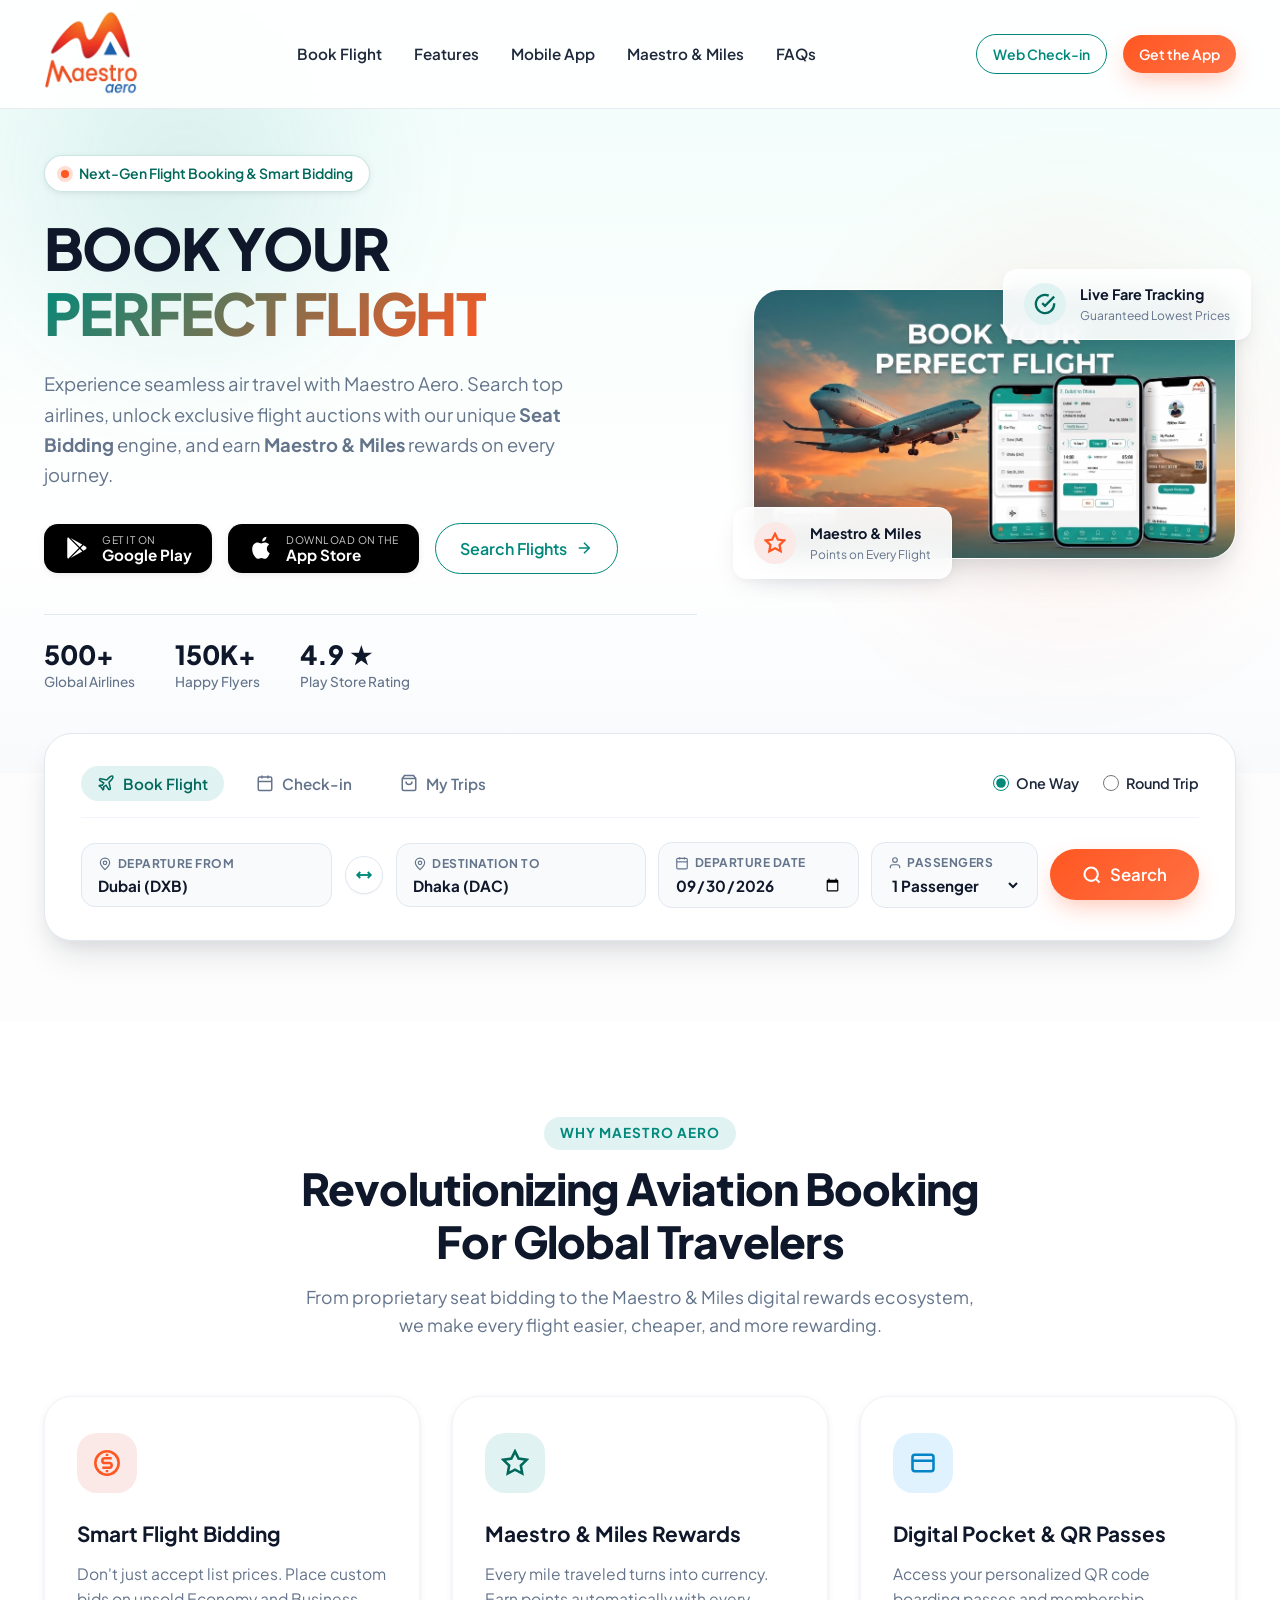
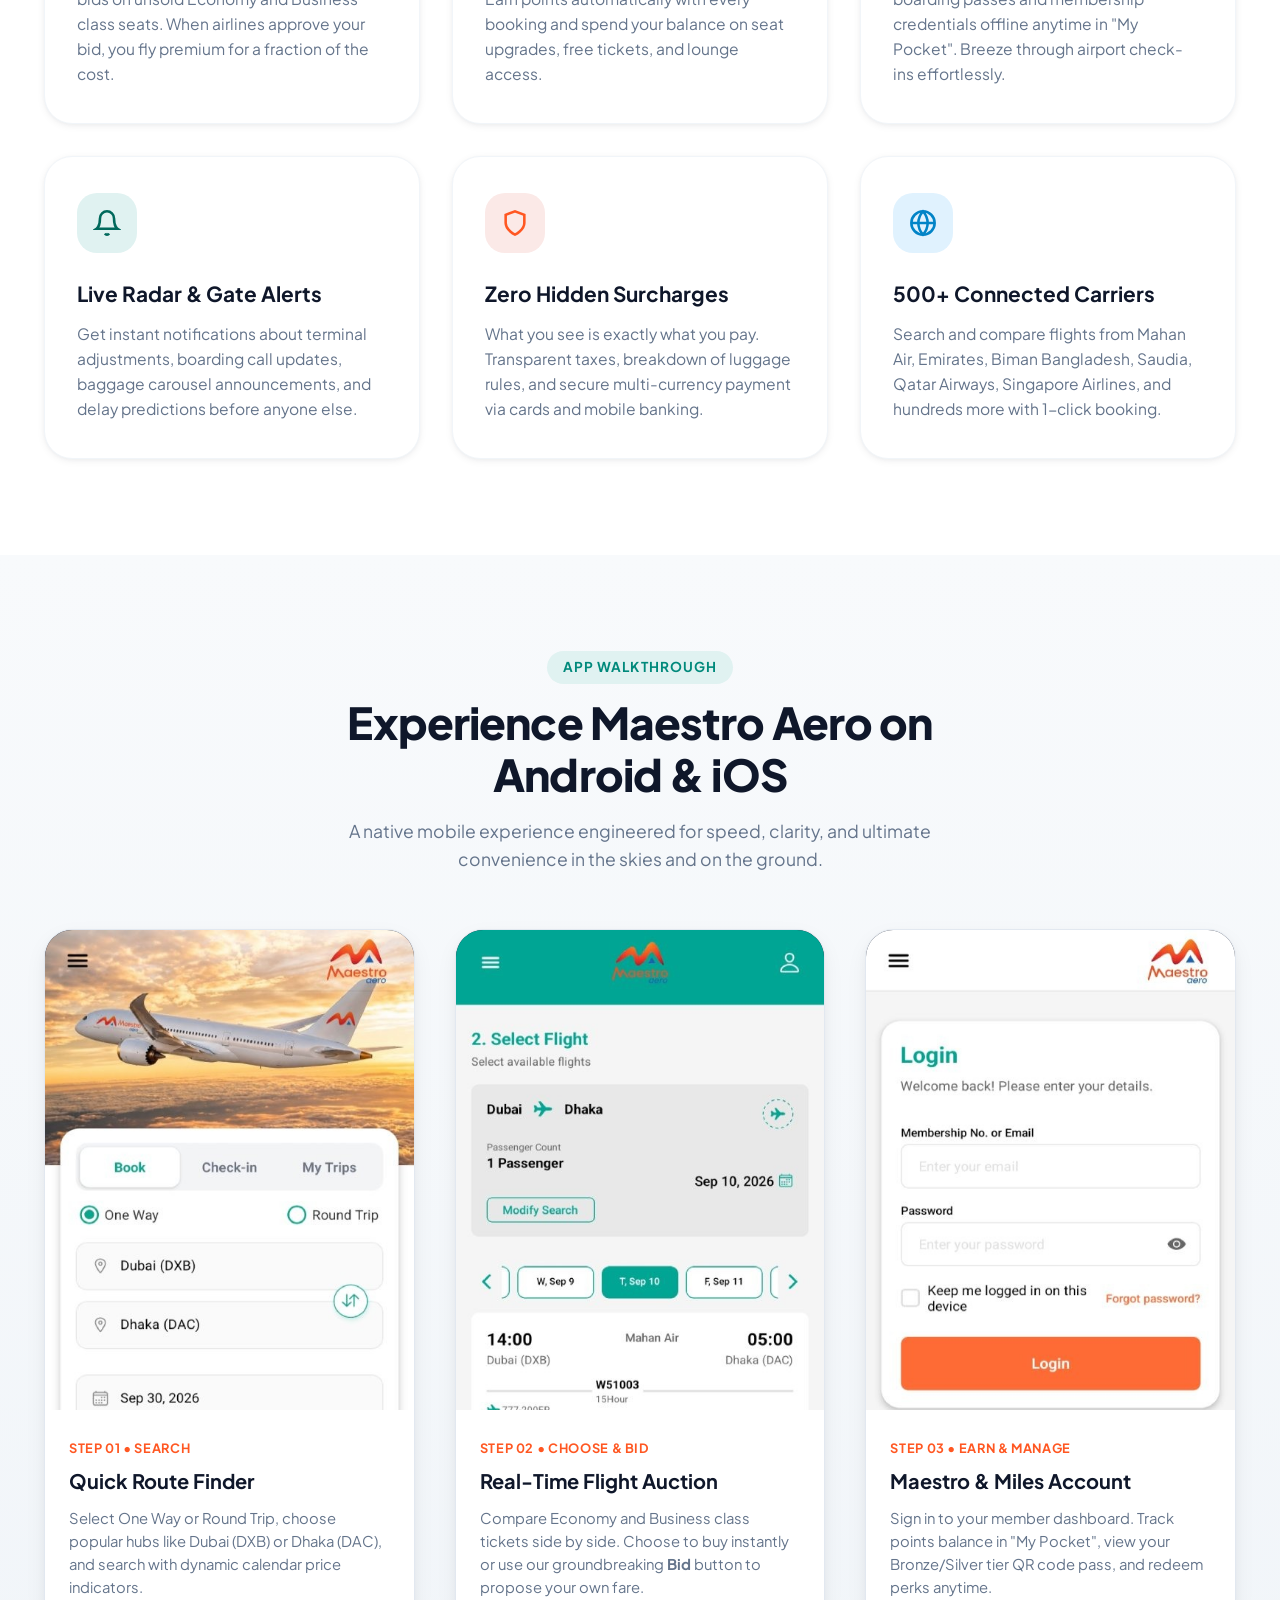
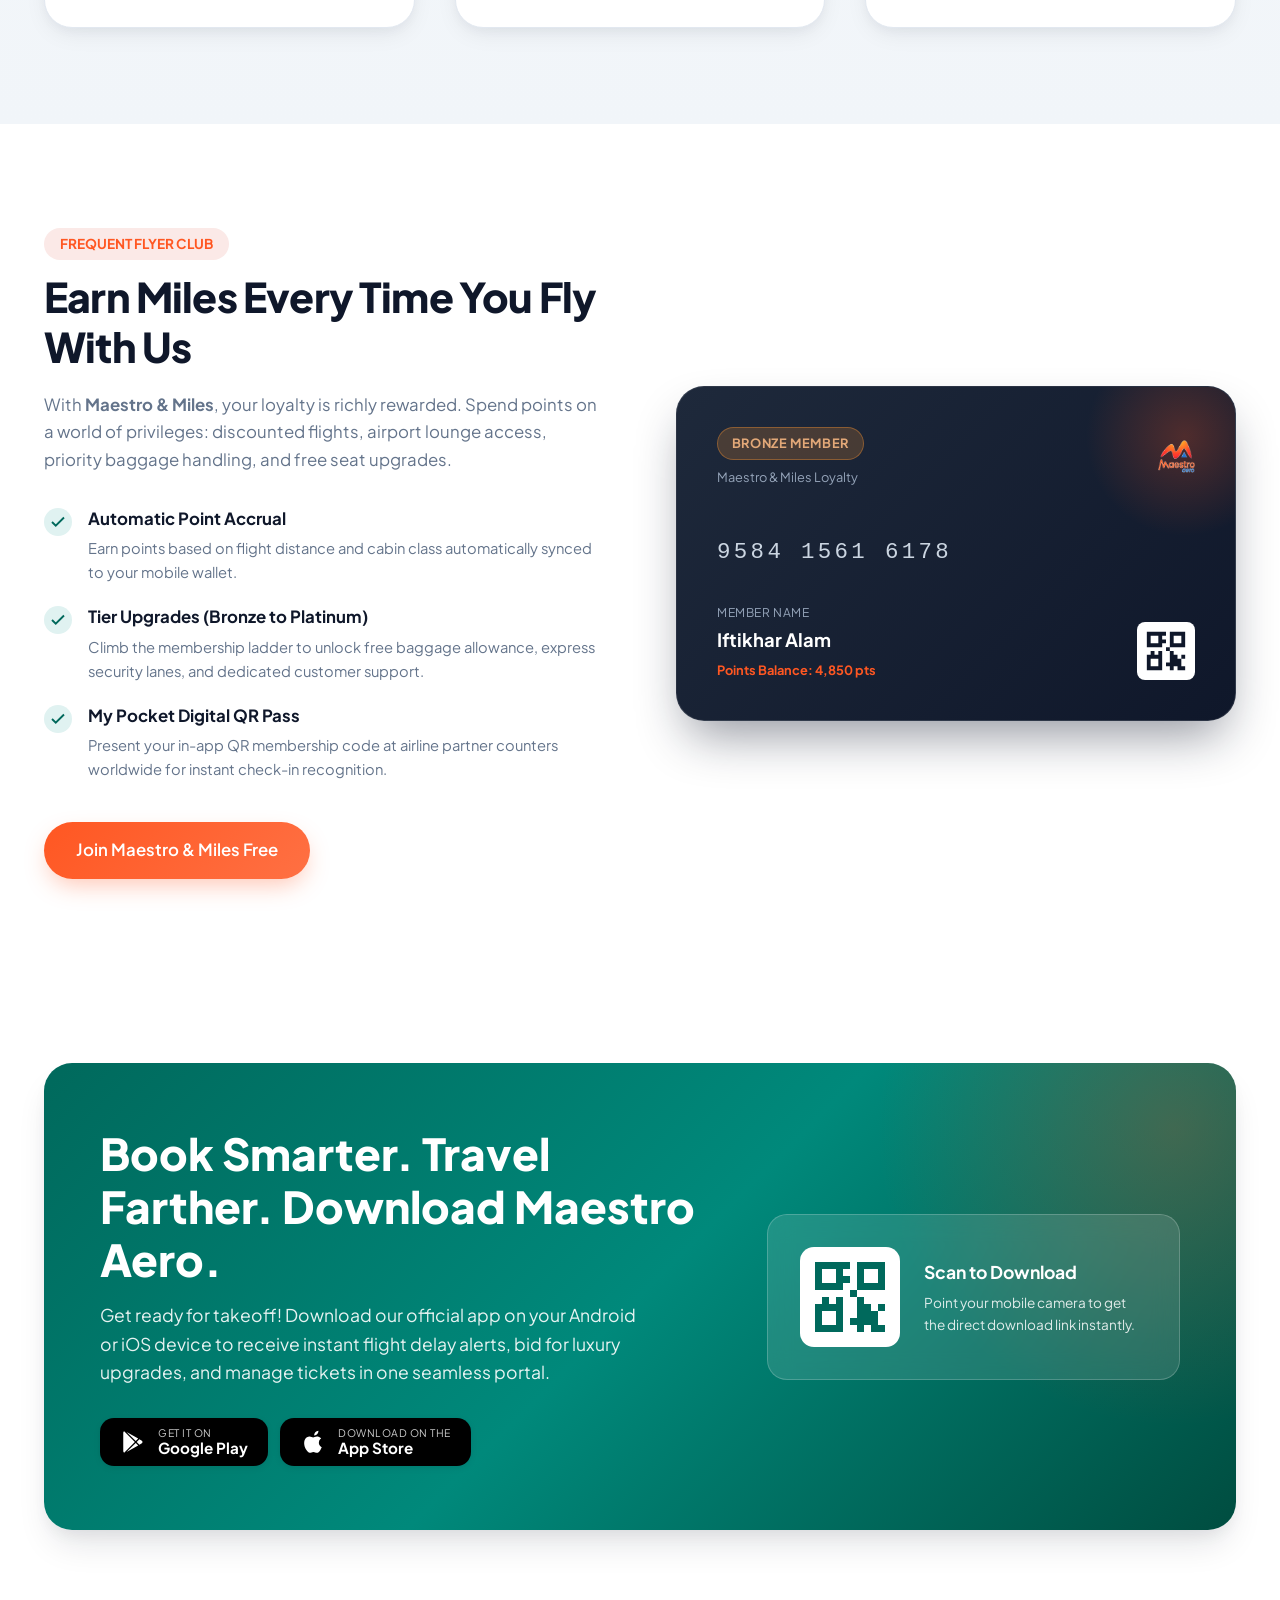
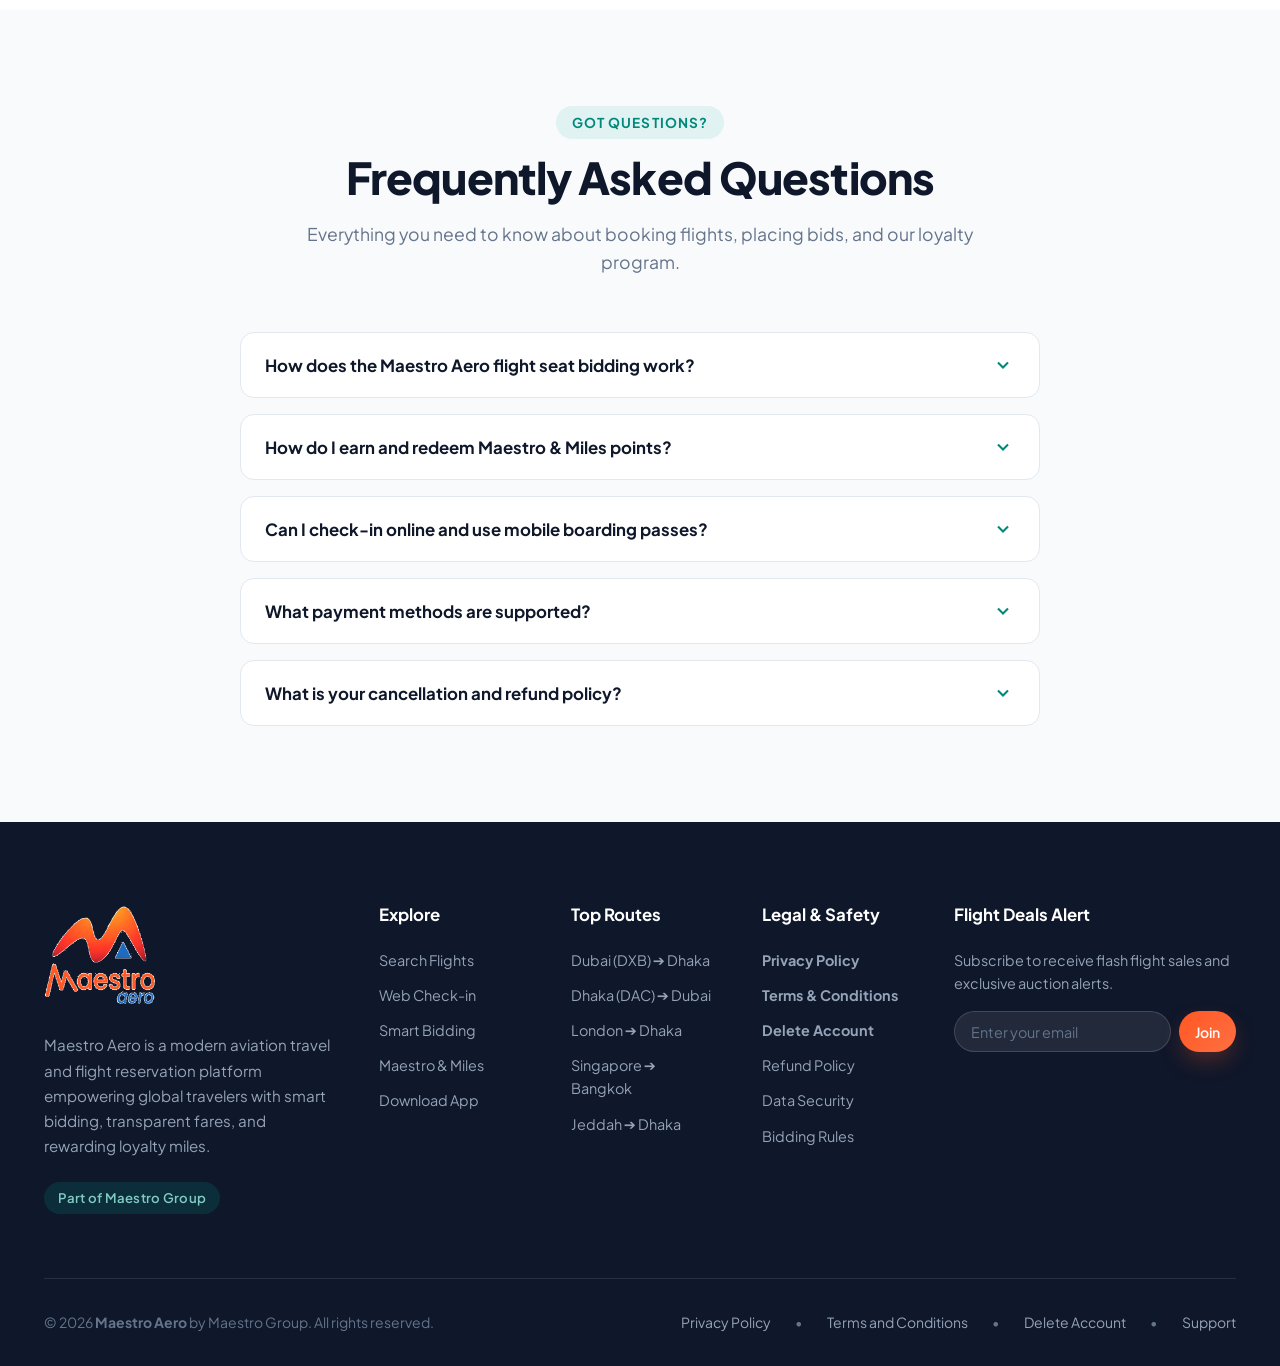
<file: index.html>
<!DOCTYPE html>
<html lang="en">
<head>
  <meta charset="UTF-8">
  <meta name="viewport" content="width=device-width, initial-scale=1.0">
  <title>Maestro Aero - Book Your Perfect Flight | Flights, Bidding & Rewards</title>
  <meta name="description" content="Book your perfect flight with Maestro Aero. Experience real-time seat bidding, competitive airfares, digital boarding passes, and the Maestro & Miles rewards program.">
  <meta name="keywords" content="Maestro Aero, flight booking, airline tickets, flight bidding, Maestro and Miles, travel app, airline rewards">
  
  <!-- Open Graph Meta Tags -->
  <meta property="og:title" content="Maestro Aero - Book Your Perfect Flight">
  <meta property="og:description" content="Smart air travel with seat bidding, lowest fare search, and Maestro & Miles loyalty rewards.">
  <meta property="og:image" content="assets/images/hero-banner.jpg">
  <meta property="og:type" content="website">
  
  <!-- Favicon -->
  <link rel="icon" type="image/png" href="assets/images/logo.png">
  
  <!-- Google Fonts: Plus Jakarta Sans -->
  <link rel="preconnect" href="https://fonts.googleapis.com">
  <link rel="preconnect" href="https://fonts.gstatic.com" crossorigin>
  <link href="https://fonts.googleapis.com/css2?family=Plus+Jakarta+Sans:wght@400;500;600;700;800&display=swap" rel="stylesheet">
  
  <!-- Stylesheet -->
  <link rel="stylesheet" href="assets/css/style.css">
</head>
<body>

  <!-- ========================================================================
       1. Navigation Bar
       ======================================================================== -->
  <header class="navbar" id="navbar">
    <div class="container nav-container">
      <a href="index.html" class="brand-logo" aria-label="Maestro Aero Home">
        <img src="assets/images/logo.png" alt="Maestro Aero Logo" width="160" height="44">
      </a>

      <nav class="nav-menu" aria-label="Primary Navigation">
        <a href="#search" class="nav-link">Book Flight</a>
        <a href="#features" class="nav-link">Features</a>
        <a href="#app-preview" class="nav-link">Mobile App</a>
        <a href="#loyalty" class="nav-link">Maestro & Miles</a>
        <a href="#faq" class="nav-link">FAQs</a>
      </nav>

      <div class="nav-actions">
        <a href="#search" class="btn btn-outline btn-sm">Web Check-in</a>
        <a href="#download" class="btn btn-accent btn-sm">Get the App</a>
      </div>

      <!-- Mobile Hamburger Button -->
      <button class="menu-toggle" aria-label="Toggle navigation menu" aria-expanded="false">
        <svg width="24" height="24" viewBox="0 0 24 24" fill="none" stroke="currentColor" stroke-width="2">
          <line x1="3" y1="12" x2="21" y2="12"></line>
          <line x1="3" y1="6" x2="21" y2="6"></line>
          <line x1="3" y1="18" x2="21" y2="18"></line>
        </svg>
      </button>
    </div>
  </header>

  <!-- Mobile Drawer Menu -->
  <div class="mobile-nav" id="mobileNav">
    <a href="#search" class="nav-link">Book Flight</a>
    <a href="#features" class="nav-link">Features</a>
    <a href="#app-preview" class="nav-link">Mobile App</a>
    <a href="#loyalty" class="nav-link">Maestro & Miles</a>
    <a href="#faq" class="nav-link">FAQs</a>
    <div class="nav-actions">
      <a href="#search" class="btn btn-outline" style="text-align: center;">Web Check-in</a>
      <a href="#download" class="btn btn-accent" style="text-align: center;">Download App</a>
    </div>
  </div>

  <!-- ========================================================================
       2. Hero Section
       ======================================================================== -->
  <section class="hero" id="home">
    <div class="hero-glow-1"></div>
    <div class="hero-glow-2"></div>
    <div class="container hero-grid">
      <div class="hero-content">
        <div class="hero-pill">
          <span class="dot"></span>
          <span>Next-Gen Flight Booking & Smart Bidding</span>
        </div>
        
        <h1 class="hero-title">
          BOOK YOUR <br>
          <span class="gradient-text">PERFECT FLIGHT</span>
        </h1>
        
        <p class="hero-subtitle">
          Experience seamless air travel with Maestro Aero. Search top airlines, unlock exclusive flight auctions with our unique <strong>Seat Bidding</strong> engine, and earn <strong>Maestro & Miles</strong> rewards on every journey.
        </p>

        <div class="hero-cta-group">
          <!-- Google Play Badge -->
          <a href="#download" class="store-badge" aria-label="Get it on Google Play">
            <svg viewBox="0 0 24 24">
              <path d="M3,20.5V3.5C3,2.91 3.34,2.39 3.84,2.15L13.69,12L3.84,21.85C3.34,21.6 3,21.09 3,20.5M16.81,15.12L6.05,21.34L14.54,12.85L16.81,15.12M20.16,10.81C20.5,11.08 20.75,11.5 20.75,12C20.75,12.5 20.53,12.9 20.18,13.18L17.89,14.5L15.39,12L17.89,9.5L20.16,10.81M6.05,2.66L16.81,8.88L14.54,11.15L6.05,2.66Z" />
            </svg>
            <span class="badge-text">
              <span class="small">GET IT ON</span>
              <span class="big">Google Play</span>
            </span>
          </a>

          <!-- App Store Badge -->
          <a href="#download" class="store-badge" aria-label="Download on App Store">
            <svg viewBox="0 0 24 24">
              <path d="M18.71,19.5C17.88,20.74 17,21.95 15.66,21.97C14.32,22 13.89,21.18 12.37,21.18C10.84,21.18 10.37,21.95 9.1,22C7.79,22.05 6.8,20.68 5.96,19.47C4.25,17 2.94,12.45 4.7,9.39C5.57,7.87 7.13,6.91 8.82,6.88C10.1,6.86 11.32,7.75 12.11,7.75C12.89,7.75 14.37,6.68 15.92,6.84C16.57,6.87 18.39,7.1 19.56,8.82C19.47,8.88 17.39,10.1 17.41,12.63C17.44,15.65 20.06,16.66 20.09,16.67C20.06,16.74 19.67,18.11 18.71,19.5M15.97,4.69C16.63,3.88 17.08,2.77 16.96,1.66C16,1.7 14.79,2.27 14.12,3.06C13.53,3.75 13.01,4.88 13.16,5.97C14.28,6.05 15.31,5.5 15.97,4.69Z" />
            </svg>
            <span class="badge-text">
              <span class="small">Download on the</span>
              <span class="big">App Store</span>
            </span>
          </a>

          <a href="#search" class="btn btn-outline">
            Search Flights
            <svg width="18" height="18" viewBox="0 0 24 24" fill="none" stroke="currentColor" stroke-width="2"><line x1="5" y1="12" x2="19" y2="12"></line><polyline points="12 5 19 12 12 19"></polyline></svg>
          </a>
        </div>

        <div class="hero-stats">
          <div class="stat-item">
            <span class="stat-num">500+</span>
            <span class="stat-label">Global Airlines</span>
          </div>
          <div class="stat-item">
            <span class="stat-num">150K+</span>
            <span class="stat-label">Happy Flyers</span>
          </div>
          <div class="stat-item">
            <span class="stat-num">4.9 ★</span>
            <span class="stat-label">Play Store Rating</span>
          </div>
        </div>
      </div>

      <!-- Hero Banner & 3D Visual -->
      <div class="hero-visual">
        <div class="hero-banner-card">
          <img src="assets/images/hero-banner.jpg" alt="Maestro Aero - Book Your Perfect Flight Showcase" width="1024" height="571">
        </div>

        <!-- Floating Badge Top Right -->
        <div class="floating-glass-card top-right">
          <div class="card-icon-circle teal">
            <svg width="22" height="22" viewBox="0 0 24 24" fill="none" stroke="currentColor" stroke-width="2.5"><path d="M22 11.08V12a10 10 0 1 1-5.93-9.14"></path><polyline points="22 4 12 14.01 9 11.01"></polyline></svg>
          </div>
          <div class="floating-card-info">
            <h4>Live Fare Tracking</h4>
            <p>Guaranteed Lowest Prices</p>
          </div>
        </div>

        <!-- Floating Badge Bottom Left -->
        <div class="floating-glass-card bottom-left">
          <div class="card-icon-circle orange">
            <svg width="22" height="22" viewBox="0 0 24 24" fill="none" stroke="currentColor" stroke-width="2.5"><polygon points="12 2 15.09 8.26 22 9.27 17 14.14 18.18 21.02 12 17.77 5.82 21.02 7 14.14 2 9.27 8.91 8.26 12 2"></polygon></svg>
          </div>
          <div class="floating-card-info">
            <h4>Maestro & Miles</h4>
            <p>Points on Every Flight</p>
          </div>
        </div>
      </div>
    </div>
  </section>

  <!-- ========================================================================
       3. Interactive Live Flight Search Widget (Simulator)
       ======================================================================== -->
  <section class="search-widget-section" id="search">
    <div class="container">
      <div class="search-widget-box">
        <!-- Search Navigation Tabs -->
        <div class="search-tabs">
          <button type="button" class="search-tab-btn active">
            <svg width="18" height="18" viewBox="0 0 24 24" fill="none" stroke="currentColor" stroke-width="2"><path d="M17.8 19.2 16 11l3.5-3.5C21 6 21.5 4 21 3c-1-.5-3 0-4.5 1.5L13 8 4.8 6.2c-.5-.1-.9.1-1.1.5l-.3.5c-.2.5-.1 1 .3 1.3L9 12l-2 3H4l-1 1 3 2 2 3 1-1v-3l3-2 3.5 5.3c.3.4.8.5 1.3.3l.5-.2c.4-.3.6-.7.5-1.2z"></path></svg>
            Book Flight
          </button>
          <button type="button" class="search-tab-btn">
            <svg width="18" height="18" viewBox="0 0 24 24" fill="none" stroke="currentColor" stroke-width="2"><rect x="3" y="4" width="18" height="18" rx="2" ry="2"></rect><line x1="16" y1="2" x2="16" y2="6"></line><line x1="8" y1="2" x2="8" y2="6"></line><line x1="3" y1="10" x2="21" y2="10"></line></svg>
            Check-in
          </button>
          <button type="button" class="search-tab-btn">
            <svg width="18" height="18" viewBox="0 0 24 24" fill="none" stroke="currentColor" stroke-width="2"><path d="M6 2L3 6v14a2 2 0 0 0 2 2h14a2 2 0 0 0 2-2V6l-3-4z"></path><line x1="3" y1="6" x2="21" y2="6"></line><path d="M16 10a4 4 0 0 1-8 0"></path></svg>
            My Trips
          </button>

          <!-- Trip Type Radios -->
          <div class="trip-type-radios">
            <label class="radio-label">
              <input type="radio" name="tripType" value="oneway" checked>
              <span>One Way</span>
            </label>
            <label class="radio-label">
              <input type="radio" name="tripType" value="round">
              <span>Round Trip</span>
            </label>
          </div>
        </div>

        <!-- Form Inputs Grid -->
        <form id="flightSearchForm" onsubmit="return false;">
          <div class="search-form-grid">
            <!-- Origin Airport -->
            <div class="input-group-box">
              <label for="originAirport">
                <svg width="14" height="14" viewBox="0 0 24 24" fill="none" stroke="currentColor" stroke-width="2"><circle cx="12" cy="10" r="3"></circle><path d="M12 21.7C17.3 17 20 13 20 10a8 8 0 1 0-16 0c0 3 2.7 6.9 8 11.7z"></path></svg>
                Departure From
              </label>
              <input type="text" id="originAirport" value="Dubai (DXB)" required>
            </div>

            <!-- Swap Button -->
            <div class="swap-btn-container">
              <button type="button" class="swap-btn" id="swapAirportsBtn" title="Swap Airports" aria-label="Swap Origin and Destination">
                <svg width="18" height="18" viewBox="0 0 24 24" fill="none" stroke="currentColor" stroke-width="2.5"><polyline points="7 16 3 12 7 8"></polyline><line x1="21" y1="12" x2="3" y2="12"></line><polyline points="17 8 21 12 17 16"></polyline></svg>
              </button>
            </div>

            <!-- Destination Airport -->
            <div class="input-group-box">
              <label for="destAirport">
                <svg width="14" height="14" viewBox="0 0 24 24" fill="none" stroke="currentColor" stroke-width="2"><circle cx="12" cy="10" r="3"></circle><path d="M12 21.7C17.3 17 20 13 20 10a8 8 0 1 0-16 0c0 3 2.7 6.9 8 11.7z"></path></svg>
                Destination To
              </label>
              <input type="text" id="destAirport" value="Dhaka (DAC)" required>
            </div>

            <!-- Departure Date -->
            <div class="input-group-box">
              <label for="departureDate">
                <svg width="14" height="14" viewBox="0 0 24 24" fill="none" stroke="currentColor" stroke-width="2"><rect x="3" y="4" width="18" height="18" rx="2" ry="2"></rect><line x1="16" y1="2" x2="16" y2="6"></line><line x1="8" y1="2" x2="8" y2="6"></line><line x1="3" y1="10" x2="21" y2="10"></line></svg>
                Departure Date
              </label>
              <input type="date" id="departureDate" value="2026-09-30">
            </div>

            <!-- Return Date (Hidden initially for One-Way) -->
            <div class="input-group-box" id="returnDateGroup" style="display: none;">
              <label for="returnDate">
                <svg width="14" height="14" viewBox="0 0 24 24" fill="none" stroke="currentColor" stroke-width="2"><rect x="3" y="4" width="18" height="18" rx="2" ry="2"></rect><line x1="16" y1="2" x2="16" y2="6"></line><line x1="8" y1="2" x2="8" y2="6"></line><line x1="3" y1="10" x2="21" y2="10"></line></svg>
                Return Date
              </label>
              <input type="date" id="returnDate" value="2026-10-15">
            </div>

            <!-- Passengers -->
            <div class="input-group-box">
              <label for="passengerCount">
                <svg width="14" height="14" viewBox="0 0 24 24" fill="none" stroke="currentColor" stroke-width="2"><path d="M20 21v-2a4 4 0 0 0-4-4H8a4 4 0 0 0-4 4v2"></path><circle cx="12" cy="7" r="4"></circle></svg>
                Passengers
              </label>
              <select id="passengerCount">
                <option value="1" selected>1 Passenger</option>
                <option value="2">2 Passengers</option>
                <option value="3">3 Passengers</option>
                <option value="4">4+ Passengers</option>
              </select>
            </div>

            <!-- Search Action Button -->
            <button type="submit" class="btn btn-accent btn-lg" id="searchFlightBtn">
              <svg width="20" height="20" viewBox="0 0 24 24" fill="none" stroke="currentColor" stroke-width="2.5"><circle cx="11" cy="11" r="8"></circle><line x1="21" y1="21" x2="16.65" y2="16.65"></line></svg>
              Search
            </button>
          </div>
        </form>

        <!-- Interactive Flight Results Simulation Preview -->
        <div class="flight-results-preview" id="flightResultsPreview">
          <div class="results-header-bar">
            <div>
              <h4>Available Flights: Dubai (DXB) ➔ Dhaka (DAC)</h4>
              <p style="font-size: 0.85rem; color: #64748b;">1 Passenger • Direct & Connecting Routes • Live Airline Feeds</p>
            </div>
            <span class="badge badge-teal">Lowest Price Guaranteed</span>
          </div>

          <!-- Result Card as seen in App Screenshot -->
          <div class="result-card">
            <!-- Airline Info -->
            <div class="airline-badge">
              <div style="display: flex; align-items: center; gap: 0.5rem; margin-bottom: 0.25rem;">
                <span class="badge badge-orange" style="font-size: 0.7rem; padding: 0.15rem 0.5rem;">Popular</span>
                <span class="airline-name">Mahan Air</span>
              </div>
              <span class="flight-number">Flight W51003 • Boeing 777-200ER</span>
            </div>

            <!-- Timing and Route Line -->
            <div class="flight-timing-route">
              <div class="timing-node">
                <div class="time">14:00</div>
                <div class="airport">Dubai (DXB)</div>
              </div>

              <div class="route-flight-line">
                <span class="route-duration">15 Hour Duration</span>
                <div class="flight-line-graphic">
                  <svg width="18" height="18" viewBox="0 0 24 24" fill="currentColor">
                    <path d="M21 16v-2l-8-5V3.5c0-.83-.67-1.5-1.5-1.5S10 2.67 10 3.5V9l-8 5v2l8-2.5V19l-2 1.5V22l3.5-1 3.5 1v-1.5L13 19v-5.5l8 2.5z"/>
                  </svg>
                </div>
              </div>

              <div class="timing-node">
                <div class="time">05:00</div>
                <div class="airport">Dhaka (DAC)</div>
              </div>
            </div>

            <!-- Fares -->
            <div class="fare-options-group">
              <div class="fare-box active">
                <div class="class-label">Economy</div>
                <div class="price">৳ 45,005.59</div>
              </div>
              <div class="fare-box">
                <div class="class-label" style="color: #64748b;">Business</div>
                <div class="price">৳ 305,015.89</div>
              </div>
            </div>

            <!-- Actions (Bid & Select) -->
            <div class="fare-actions">
              <button type="button" class="btn-bid" onclick="openBidModal()" title="Make an offer below standard price">
                Bid
              </button>
              <button type="button" class="btn btn-primary" onclick="openSelectModal('Economy', '৳ 45,005.59')">
                Select
              </button>
            </div>
          </div>
        </div>

      </div>
    </div>
  </section>

  <!-- ========================================================================
       4. Core Features Section
       ======================================================================== -->
  <section class="features-section" id="features">
    <div class="container">
      <div class="section-header">
        <span class="section-tag">Why Maestro Aero</span>
        <h2>Revolutionizing Aviation Booking For Global Travelers</h2>
        <p>From proprietary seat bidding to the Maestro & Miles digital rewards ecosystem, we make every flight easier, cheaper, and more rewarding.</p>
      </div>

      <div class="features-grid">
        <!-- Feature 1: Smart Flight Bidding -->
        <div class="feature-card">
          <div class="feature-icon-wrap orange">
            <svg width="28" height="28" viewBox="0 0 24 24" fill="none" stroke="currentColor" stroke-width="2.2"><circle cx="12" cy="12" r="10"></circle><path d="M16 8h-6a2 2 0 1 0 0 4h4a2 2 0 1 1 0 4H8"></path><line x1="12" y1="18" x2="12" y2="20"></line><line x1="12" y1="4" x2="12" y2="6"></line></svg>
          </div>
          <h3>Smart Flight Bidding</h3>
          <p>Don't just accept list prices. Place custom bids on unsold Economy and Business class seats. When airlines approve your bid, you fly premium for a fraction of the cost.</p>
        </div>

        <!-- Feature 2: Maestro & Miles Loyalty -->
        <div class="feature-card">
          <div class="feature-icon-wrap teal">
            <svg width="28" height="28" viewBox="0 0 24 24" fill="none" stroke="currentColor" stroke-width="2.2"><polygon points="12 2 15.09 8.26 22 9.27 17 14.14 18.18 21.02 12 17.77 5.82 21.02 7 14.14 2 9.27 8.91 8.26 12 2"></polygon></svg>
          </div>
          <h3>Maestro & Miles Rewards</h3>
          <p>Every mile traveled turns into currency. Earn points automatically with every booking and spend your balance on seat upgrades, free tickets, and lounge access.</p>
        </div>

        <!-- Feature 3: Digital Pocket & Passes -->
        <div class="feature-card">
          <div class="feature-icon-wrap sky">
            <svg width="28" height="28" viewBox="0 0 24 24" fill="none" stroke="currentColor" stroke-width="2.2"><rect x="3" y="5" width="18" height="14" rx="2"></rect><line x1="3" y1="10" x2="21" y2="10"></line></svg>
          </div>
          <h3>Digital Pocket & QR Passes</h3>
          <p>Access your personalized QR code boarding passes and membership credentials offline anytime in "My Pocket". Breeze through airport check-ins effortlessly.</p>
        </div>

        <!-- Feature 4: Real-Time Flight Alerts -->
        <div class="feature-card">
          <div class="feature-icon-wrap teal">
            <svg width="28" height="28" viewBox="0 0 24 24" fill="none" stroke="currentColor" stroke-width="2.2"><path d="M18 8A6 6 0 0 0 6 8c0 7-3 9-3 9h18s-3-2-3-9"></path><path d="M13.73 21a2 2 0 0 1-3.46 0"></path></svg>
          </div>
          <h3>Live Radar & Gate Alerts</h3>
          <p>Get instant notifications about terminal adjustments, boarding call updates, baggage carousel announcements, and delay predictions before anyone else.</p>
        </div>

        <!-- Feature 5: Transparent Pricing -->
        <div class="feature-card">
          <div class="feature-icon-wrap orange">
            <svg width="28" height="28" viewBox="0 0 24 24" fill="none" stroke="currentColor" stroke-width="2.2"><path d="M12 22s8-4 8-10V5l-8-3-8 3v7c0 6 8 10 8 10z"></path></svg>
          </div>
          <h3>Zero Hidden Surcharges</h3>
          <p>What you see is exactly what you pay. Transparent taxes, breakdown of luggage rules, and secure multi-currency payment via cards and mobile banking.</p>
        </div>

        <!-- Feature 6: Global Airline Aggregation -->
        <div class="feature-card">
          <div class="feature-icon-wrap sky">
            <svg width="28" height="28" viewBox="0 0 24 24" fill="none" stroke="currentColor" stroke-width="2.2"><circle cx="12" cy="12" r="10"></circle><line x1="2" y1="12" x2="22" y2="12"></line><path d="M12 2a15.3 15.3 0 0 1 4 10 15.3 15.3 0 0 1-4 10 15.3 15.3 0 0 1-4-10 15.3 15.3 0 0 1 4-10z"></path></svg>
          </div>
          <h3>500+ Connected Carriers</h3>
          <p>Search and compare flights from Mahan Air, Emirates, Biman Bangladesh, Saudia, Qatar Airways, Singapore Airlines, and hundreds more with 1-click booking.</p>
        </div>
      </div>
    </div>
  </section>

  <!-- ========================================================================
       5. Mobile App Deep Dive Showcase
       ======================================================================== -->
  <section class="app-showcase-section" id="app-preview">
    <div class="container">
      <div class="section-header">
        <span class="section-tag">App Walkthrough</span>
        <h2>Experience Maestro Aero on Android & iOS</h2>
        <p>A native mobile experience engineered for speed, clarity, and ultimate convenience in the skies and on the ground.</p>
      </div>

      <div class="screens-grid">
        <!-- Screen 1: Search -->
        <div class="screen-card">
          <div class="screen-img-container">
            <img src="assets/images/screen-search-home.jpg" alt="Maestro Aero - Flight Search Screen" loading="lazy">
          </div>
          <div class="screen-details">
            <span class="screen-step">Step 01 • Search</span>
            <h3>Quick Route Finder</h3>
            <p>Select One Way or Round Trip, choose popular hubs like Dubai (DXB) or Dhaka (DAC), and search with dynamic calendar price indicators.</p>
          </div>
        </div>

        <!-- Screen 2: Select Flight & Bid -->
        <div class="screen-card">
          <div class="screen-img-container">
            <img src="assets/images/screen-flight-results.jpg" alt="Maestro Aero - Flight Selection & Bid Screen" loading="lazy">
          </div>
          <div class="screen-details">
            <span class="screen-step">Step 02 • Choose & Bid</span>
            <h3>Real-Time Flight Auction</h3>
            <p>Compare Economy and Business class tickets side by side. Choose to buy instantly or use our groundbreaking <strong>Bid</strong> button to propose your own fare.</p>
          </div>
        </div>

        <!-- Screen 3: Rewards & Profile -->
        <div class="screen-card">
          <div class="screen-img-container">
            <img src="assets/images/screen-login-rewards.jpg" alt="Maestro Aero - Login & Rewards Screen" loading="lazy">
          </div>
          <div class="screen-details">
            <span class="screen-step">Step 03 • Earn & Manage</span>
            <h3>Maestro & Miles Account</h3>
            <p>Sign in to your member dashboard. Track points balance in "My Pocket", view your Bronze/Silver tier QR code pass, and redeem perks anytime.</p>
          </div>
        </div>
      </div>
    </div>
  </section>

  <!-- ========================================================================
       6. Maestro & Miles Loyalty Program Section
       ======================================================================== -->
  <section class="loyalty-section" id="loyalty">
    <div class="container loyalty-grid">
      <div class="loyalty-content">
        <span class="section-tag" style="display: inline-block; margin-bottom: 0.75rem; font-size: 0.85rem; font-weight: 700; text-transform: uppercase; color: var(--color-accent); background: var(--color-accent-soft); padding: 0.35rem 1rem; border-radius: 9999px;">
          Frequent Flyer Club
        </span>
        <h2>Earn Miles Every Time You Fly With Us</h2>
        <p>
          With <strong>Maestro & Miles</strong>, your loyalty is richly rewarded. Spend points on a world of privileges: discounted flights, airport lounge access, priority baggage handling, and free seat upgrades.
        </p>

        <div class="perks-list">
          <div class="perk-item">
            <div class="perk-check">
              <svg width="18" height="18" viewBox="0 0 24 24" fill="none" stroke="currentColor" stroke-width="2.5"><polyline points="20 6 9 17 4 12"></polyline></svg>
            </div>
            <div class="perk-text">
              <h4>Automatic Point Accrual</h4>
              <p>Earn points based on flight distance and cabin class automatically synced to your mobile wallet.</p>
            </div>
          </div>

          <div class="perk-item">
            <div class="perk-check">
              <svg width="18" height="18" viewBox="0 0 24 24" fill="none" stroke="currentColor" stroke-width="2.5"><polyline points="20 6 9 17 4 12"></polyline></svg>
            </div>
            <div class="perk-text">
              <h4>Tier Upgrades (Bronze to Platinum)</h4>
              <p>Climb the membership ladder to unlock free baggage allowance, express security lanes, and dedicated customer support.</p>
            </div>
          </div>

          <div class="perk-item">
            <div class="perk-check">
              <svg width="18" height="18" viewBox="0 0 24 24" fill="none" stroke="currentColor" stroke-width="2.5"><polyline points="20 6 9 17 4 12"></polyline></svg>
            </div>
            <div class="perk-text">
              <h4>My Pocket Digital QR Pass</h4>
              <p>Present your in-app QR membership code at airline partner counters worldwide for instant check-in recognition.</p>
            </div>
          </div>
        </div>

        <a href="#download" class="btn btn-accent btn-lg">
          Join Maestro & Miles Free
        </a>
      </div>

      <!-- Digital Membership Card Mockup (Recreated faithfully from real app UI) -->
      <div class="card-visual-wrap">
        <div class="membership-card-digital">
          <div class="membership-header">
            <div>
              <span class="membership-tier-chip">Bronze Member</span>
              <div style="font-size: 0.8rem; color: #94a3b8; margin-top: 0.4rem;">Maestro & Miles Loyalty</div>
            </div>
            <img src="assets/images/logo.png" alt="Maestro Aero" style="height: 36px; filter: brightness(1.2);">
          </div>

          <div class="membership-number">
            9584 1561 6178
          </div>

          <div class="membership-footer">
            <div class="holder-info">
              <div class="label">Member Name</div>
              <div class="name">Iftikhar Alam</div>
              <div style="font-size: 0.8rem; color: #ff5722; font-weight: 700; margin-top: 0.3rem;">Points Balance: 4,850 pts</div>
            </div>

            <div class="qr-code-placeholder" title="Digital Member QR">
              <svg viewBox="0 0 24 24" width="46" height="46" fill="#0f172a">
                <path d="M2,2H10V10H2V2M4,4V8H8V4H4M14,2H22V10H14V2M16,4V8H20V4H16M2,14H10V22H2V14M4,16V20H8V16H4M18,14V18H14V14H18M20,18V22H18V20H16V22H14V20H12V18H14V16H16V14H18V16H20V18M22,20H20V22H22V20M20,14V16H22V14H20M12,2H10V4H12V2M6,12H4V14H6V12M12,6H10V8H12V6M8,12H10V14H8V12M12,10H14V12H12V10M14,12H16V14H14V12Z" />
              </svg>
            </div>
          </div>
        </div>
      </div>
    </div>
  </section>

  <!-- ========================================================================
       7. App Download Call To Action Banner
       ======================================================================== -->
  <section class="cta-banner-section" id="download">
    <div class="container">
      <div class="cta-banner-box">
        <div class="cta-content-grid">
          <div>
            <h2>Book Smarter. Travel Farther. Download Maestro Aero.</h2>
            <p>Get ready for takeoff! Download our official app on your Android or iOS device to receive instant flight delay alerts, bid for luxury upgrades, and manage tickets in one seamless portal.</p>
            
            <div class="app-badges-wrap">
              <!-- Google Play -->
              <a href="#" class="store-badge" aria-label="Get Maestro Aero on Google Play">
                <svg viewBox="0 0 24 24">
                  <path d="M3,20.5V3.5C3,2.91 3.34,2.39 3.84,2.15L13.69,12L3.84,21.85C3.34,21.6 3,21.09 3,20.5M16.81,15.12L6.05,21.34L14.54,12.85L16.81,15.12M20.16,10.81C20.5,11.08 20.75,11.5 20.75,12C20.75,12.5 20.53,12.9 20.18,13.18L17.89,14.5L15.39,12L17.89,9.5L20.16,10.81M6.05,2.66L16.81,8.88L14.54,11.15L6.05,2.66Z" />
                </svg>
                <span class="badge-text">
                  <span class="small">GET IT ON</span>
                  <span class="big">Google Play</span>
                </span>
              </a>

              <!-- App Store -->
              <a href="#" class="store-badge" aria-label="Download Maestro Aero on App Store">
                <svg viewBox="0 0 24 24">
                  <path d="M18.71,19.5C17.88,20.74 17,21.95 15.66,21.97C14.32,22 13.89,21.18 12.37,21.18C10.84,21.18 10.37,21.95 9.1,22C7.79,22.05 6.8,20.68 5.96,19.47C4.25,17 2.94,12.45 4.7,9.39C5.57,7.87 7.13,6.91 8.82,6.88C10.1,6.86 11.32,7.75 12.11,7.75C12.89,7.75 14.37,6.68 15.92,6.84C16.57,6.87 18.39,7.1 19.56,8.82C19.47,8.88 17.39,10.1 17.41,12.63C17.44,15.65 20.06,16.66 20.09,16.67C20.06,16.74 19.67,18.11 18.71,19.5M15.97,4.69C16.63,3.88 17.08,2.77 16.96,1.66C16,1.7 14.79,2.27 14.12,3.06C13.53,3.75 13.01,4.88 13.16,5.97C14.28,6.05 15.31,5.5 15.97,4.69Z" />
                </svg>
                <span class="badge-text">
                  <span class="small">Download on the</span>
                  <span class="big">App Store</span>
                </span>
              </a>
            </div>
          </div>

          <!-- QR Code Download Box -->
          <div class="cta-qr-box">
            <div class="cta-qr-code">
              <svg viewBox="0 0 24 24" width="100%" height="100%" fill="#00695c">
                <path d="M2,2H10V10H2V2M4,4V8H8V4H4M14,2H22V10H14V2M16,4V8H20V4H16M2,14H10V22H2V14M4,16V20H8V16H4M18,14V18H14V14H18M20,18V22H18V20H16V22H14V20H12V18H14V16H16V14H18V16H20V18M22,20H20V22H22V20M20,14V16H22V14H20M12,2H10V4H12V2M6,12H4V14H6V12M12,6H10V8H12V6M8,12H10V14H8V12M12,10H14V12H12V10M14,12H16V14H14V12Z" />
              </svg>
            </div>
            <div class="cta-qr-text">
              <h4>Scan to Download</h4>
              <p>Point your mobile camera to get the direct download link instantly.</p>
            </div>
          </div>
        </div>
      </div>
    </div>
  </section>

  <!-- ========================================================================
       8. Frequently Asked Questions (Accordion)
       ======================================================================== -->
  <section class="faq-section" id="faq">
    <div class="container">
      <div class="section-header">
        <span class="section-tag">Got Questions?</span>
        <h2>Frequently Asked Questions</h2>
        <p>Everything you need to know about booking flights, placing bids, and our loyalty program.</p>
      </div>

      <div class="faq-list">
        <!-- FAQ 1 -->
        <div class="faq-item">
          <button class="faq-question" type="button">
            <span>How does the Maestro Aero flight seat bidding work?</span>
            <span class="faq-icon">
              <svg width="20" height="20" viewBox="0 0 24 24" fill="none" stroke="currentColor" stroke-width="2.5"><polyline points="6 9 12 15 18 9"></polyline></svg>
            </span>
          </button>
          <div class="faq-answer">
            <p>Our smart bidding feature lets travelers submit a custom price offer on selected flights and cabin classes. Participating airlines review open bids leading up to departure. If your offer meets the airline's acceptance threshold, your ticket is automatically confirmed and issued at your bid price!</p>
          </div>
        </div>

        <!-- FAQ 2 -->
        <div class="faq-item">
          <button class="faq-question" type="button">
            <span>How do I earn and redeem Maestro & Miles points?</span>
            <span class="faq-icon">
              <svg width="20" height="20" viewBox="0 0 24 24" fill="none" stroke="currentColor" stroke-width="2.5"><polyline points="6 9 12 15 18 9"></polyline></svg>
            </span>
          </button>
          <div class="faq-answer">
            <p>You automatically earn miles every time you book through the Maestro Aero app. Points are calculated based on the actual flight distance and class of travel. You can redeem points during checkout to pay for tickets, seat upgrades, baggage allowances, or partner hotel perks.</p>
          </div>
        </div>

        <!-- FAQ 3 -->
        <div class="faq-item">
          <button class="faq-question" type="button">
            <span>Can I check-in online and use mobile boarding passes?</span>
            <span class="faq-icon">
              <svg width="20" height="20" viewBox="0 0 24 24" fill="none" stroke="currentColor" stroke-width="2.5"><polyline points="6 9 12 15 18 9"></polyline></svg>
            </span>
          </button>
          <div class="faq-answer">
            <p>Yes! Maestro Aero offers direct web and mobile check-in starting 24 to 48 hours prior to scheduled departure. Once checked in, your digital boarding pass with barcoded verification will be available offline in your app's "My Pocket" section.</p>
          </div>
        </div>

        <!-- FAQ 4 -->
        <div class="faq-item">
          <button class="faq-question" type="button">
            <span>What payment methods are supported?</span>
            <span class="faq-icon">
              <svg width="20" height="20" viewBox="0 0 24 24" fill="none" stroke="currentColor" stroke-width="2.5"><polyline points="6 9 12 15 18 9"></polyline></svg>
            </span>
          </button>
          <div class="faq-answer">
            <p>We support all major international and domestic credit/debit cards (Visa, MasterCard, American Express), mobile financial services (bKash, Nagad), and digital wallets. All transactions are protected by bank-grade 256-bit SSL encryption and PCI-DSS compliance.</p>
          </div>
        </div>

        <!-- FAQ 5 -->
        <div class="faq-item">
          <button class="faq-question" type="button">
            <span>What is your cancellation and refund policy?</span>
            <span class="faq-icon">
              <svg width="20" height="20" viewBox="0 0 24 24" fill="none" stroke="currentColor" stroke-width="2.5"><polyline points="6 9 12 15 18 9"></polyline></svg>
            </span>
          </button>
          <div class="faq-answer">
            <p>Refund and change rules vary depending on the fare conditions set by the specific airline (e.g. Non-Refundable vs Flexible fares). You can review individual cancellation terms prior to booking. For detailed terms, please visit our dedicated <a href="terms.html" style="color: var(--color-primary); font-weight: 600; text-decoration: underline;">Terms & Conditions</a> page.</p>
          </div>
        </div>
      </div>
    </div>
  </section>

  <!-- ========================================================================
       9. Footer
       ======================================================================== -->
  <footer class="footer">
    <div class="container">
      <div class="footer-top">
        <!-- Brand & Mission -->
        <div class="footer-col footer-brand">
          <a href="index.html" class="brand-logo">
            <img src="assets/images/logo.png" alt="Maestro Aero Logo">
          </a>
          <p>
            Maestro Aero is a modern aviation travel and flight reservation platform empowering global travelers with smart bidding, transparent fares, and rewarding loyalty miles.
          </p>
          <span class="badge badge-teal" style="background: rgba(0, 137, 123, 0.2); color: #80cbc4;">
            Part of Maestro Group
          </span>
        </div>

        <!-- Quick Links -->
        <div class="footer-col">
          <h4>Explore</h4>
          <div class="footer-links">
            <a href="#search">Search Flights</a>
            <a href="#search">Web Check-in</a>
            <a href="#features">Smart Bidding</a>
            <a href="#loyalty">Maestro & Miles</a>
            <a href="#download">Download App</a>
          </div>
        </div>

        <!-- Airlines & Routes -->
        <div class="footer-col">
          <h4>Top Routes</h4>
          <div class="footer-links">
            <a href="#search">Dubai (DXB) ➔ Dhaka</a>
            <a href="#search">Dhaka (DAC) ➔ Dubai</a>
            <a href="#search">London ➔ Dhaka</a>
            <a href="#search">Singapore ➔ Bangkok</a>
            <a href="#search">Jeddah ➔ Dhaka</a>
          </div>
        </div>

        <!-- Legal & Compliance -->
        <div class="footer-col">
          <h4>Legal & Safety</h4>
          <div class="footer-links">
            <a href="privacy.html"><strong>Privacy Policy</strong></a>
            <a href="terms.html"><strong>Terms & Conditions</strong></a>
            <a href="delete-account.html"><strong>Delete Account</strong></a>
            <a href="terms.html#refunds">Refund Policy</a>
            <a href="privacy.html#security">Data Security</a>
            <a href="terms.html#bidding">Bidding Rules</a>
          </div>
        </div>

        <!-- Newsletter & Updates -->
        <div class="footer-col footer-newsletter">
          <h4>Flight Deals Alert</h4>
          <p>Subscribe to receive flash flight sales and exclusive auction alerts.</p>
          <form class="newsletter-form" onsubmit="alert('Thank you for subscribing to Maestro Aero flight alerts!'); return false;">
            <input type="email" placeholder="Enter your email" required>
            <button type="submit" class="btn btn-accent btn-sm">Join</button>
          </form>
        </div>
      </div>

      <!-- Bottom Bar -->
      <div class="footer-bottom">
        <div>
          © <span id="currentYear">2026</span> <strong>Maestro Aero</strong> by Maestro Group. All rights reserved.
        </div>
        <div class="footer-legal-links">
          <a href="privacy.html">Privacy Policy</a>
          <span>•</span>
          <a href="terms.html">Terms and Conditions</a>
          <span>•</span>
          <a href="delete-account.html">Delete Account</a>
          <span>•</span>
          <a href="#faq">Support</a>
        </div>
      </div>
    </div>
  </footer>

  <!-- ========================================================================
       10. Interactive Modal Dialog (Bid & Booking Select)
       ======================================================================== -->
  <div class="modal-overlay" id="actionModal" role="dialog" aria-modal="true">
    <div class="modal-dialog">
      <button type="button" class="modal-close-btn" id="modalCloseBtn" aria-label="Close dialog">
        <svg width="20" height="20" viewBox="0 0 24 24" fill="none" stroke="currentColor" stroke-width="2.5"><line x1="18" y1="6" x2="6" y2="18"></line><line x1="6" y1="6" x2="18" y2="18"></line></svg>
      </button>
      <h3 id="modalTitle" style="font-size: 1.35rem; font-weight: 800; color: #0f172a; margin-bottom: 1rem;">Action Title</h3>
      <div id="modalBody">
        <!-- Dynamically injected via JavaScript -->
      </div>
    </div>
  </div>

  <!-- Scripts -->
  <script src="assets/js/main.js"></script>
</body>
</html>
</file>
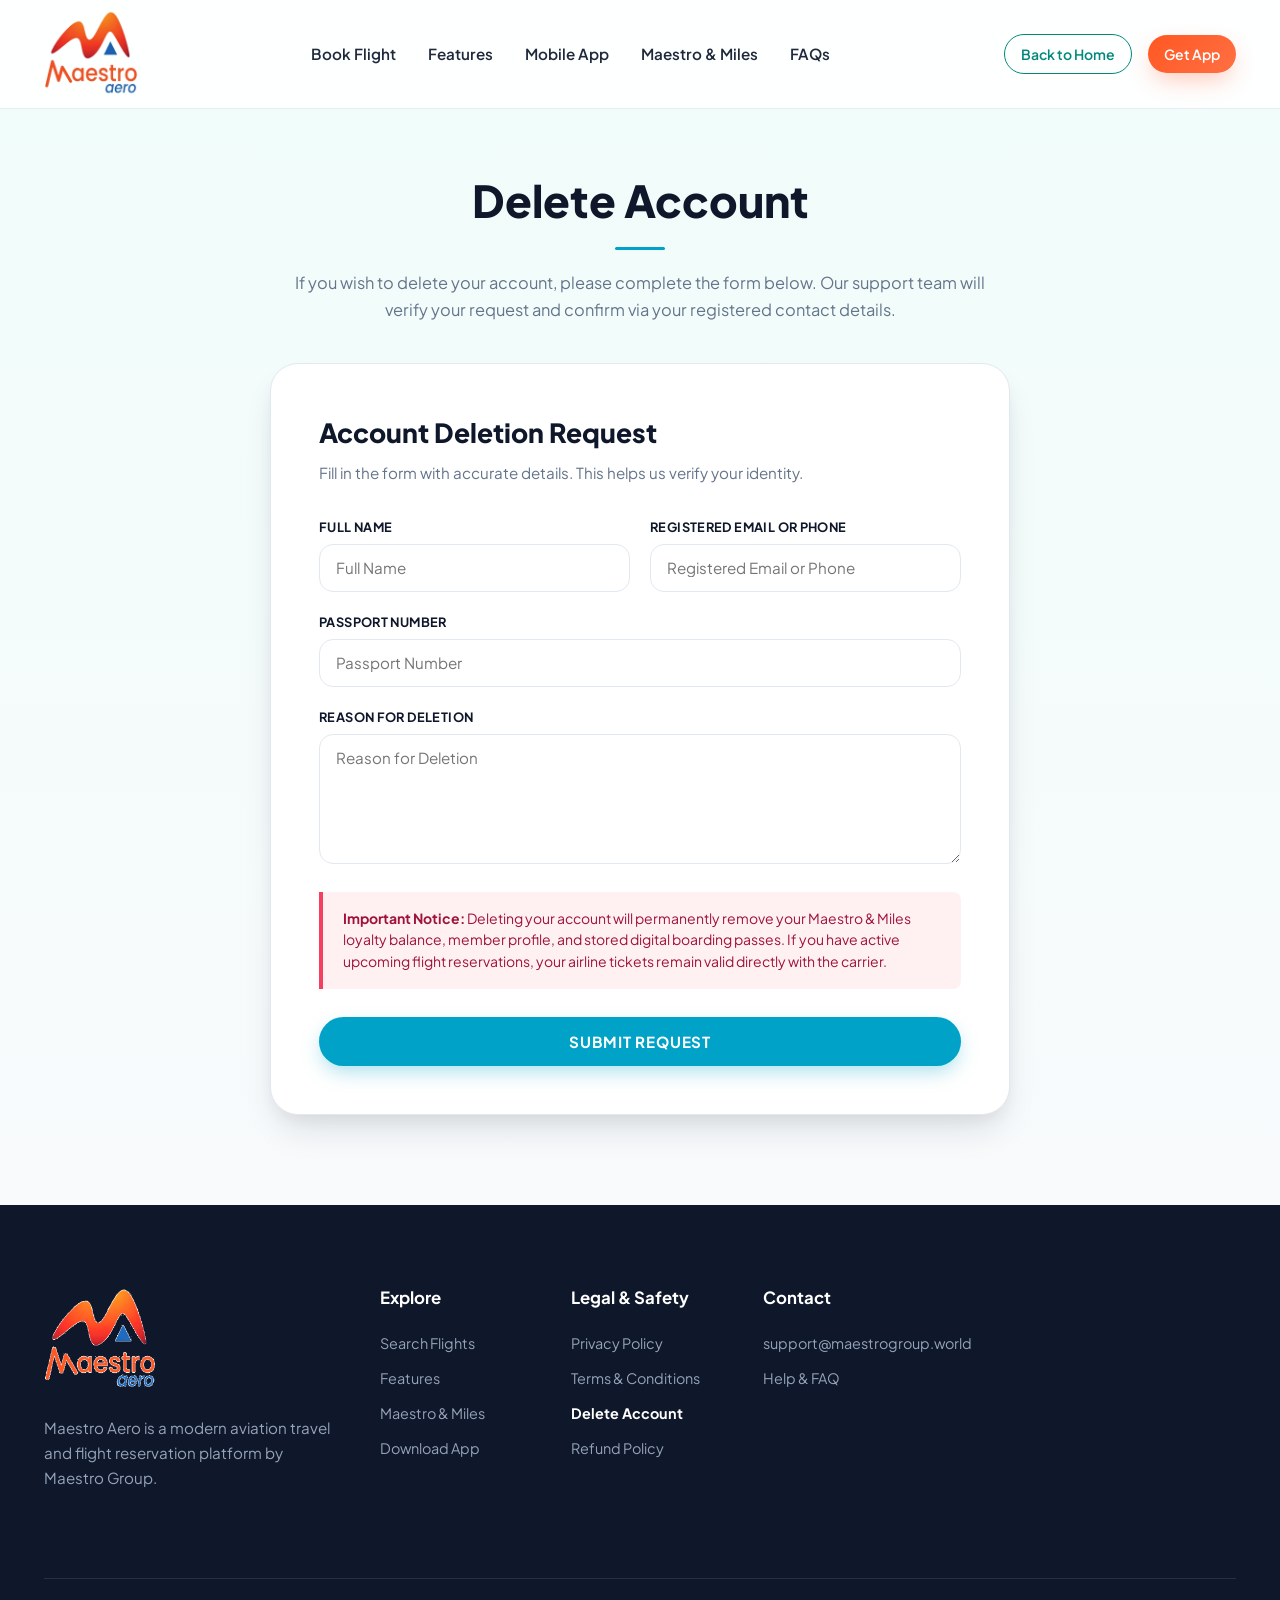
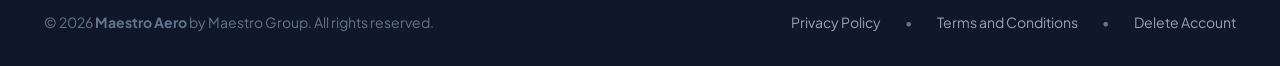
<file: delete-account.html>
<!DOCTYPE html>
<html lang="en">
<head>
  <meta charset="UTF-8">
  <meta name="viewport" content="width=device-width, initial-scale=1.0">
  <title>Delete Account - Maestro Aero</title>
  <meta name="description" content="Request account deletion for Maestro Aero. Submit your request for verification and account removal.">
  <link rel="icon" type="image/png" href="assets/images/logo.png">
  
  <!-- Google Fonts: Plus Jakarta Sans -->
  <link rel="preconnect" href="https://fonts.googleapis.com">
  <link rel="preconnect" href="https://fonts.gstatic.com" crossorigin>
  <link href="https://fonts.googleapis.com/css2?family=Plus+Jakarta+Sans:wght@400;500;600;700;800&display=swap" rel="stylesheet">
  
  <link rel="stylesheet" href="assets/css/style.css">
</head>
<body>

  <!-- Navigation Bar -->
  <header class="navbar" id="navbar">
    <div class="container nav-container">
      <a href="index.html" class="brand-logo" aria-label="Maestro Aero Home">
        <img src="assets/images/logo.png" alt="Maestro Aero Logo">
      </a>

      <nav class="nav-menu" aria-label="Primary Navigation">
        <a href="index.html#search" class="nav-link">Book Flight</a>
        <a href="index.html#features" class="nav-link">Features</a>
        <a href="index.html#app-preview" class="nav-link">Mobile App</a>
        <a href="index.html#loyalty" class="nav-link">Maestro & Miles</a>
        <a href="index.html#faq" class="nav-link">FAQs</a>
      </nav>

      <div class="nav-actions">
        <a href="index.html" class="btn btn-outline btn-sm">Back to Home</a>
        <a href="index.html#download" class="btn btn-accent btn-sm">Get App</a>
      </div>

      <button class="menu-toggle" aria-label="Toggle navigation menu" aria-expanded="false">
        <svg width="24" height="24" viewBox="0 0 24 24" fill="none" stroke="currentColor" stroke-width="2">
          <line x1="3" y1="12" x2="21" y2="12"></line>
          <line x1="3" y1="6" x2="21" y2="6"></line>
          <line x1="3" y1="18" x2="21" y2="18"></line>
        </svg>
      </button>
    </div>
  </header>

  <!-- Mobile Drawer Menu -->
  <div class="mobile-nav" id="mobileNav">
    <a href="index.html#search" class="nav-link">Book Flight</a>
    <a href="index.html#features" class="nav-link">Features</a>
    <a href="index.html#app-preview" class="nav-link">Mobile App</a>
    <a href="index.html#loyalty" class="nav-link">Maestro & Miles</a>
    <a href="index.html#faq" class="nav-link">FAQs</a>
    <div class="nav-actions">
      <a href="index.html" class="btn btn-outline" style="text-align: center;">Back to Home</a>
      <a href="index.html#download" class="btn btn-accent" style="text-align: center;">Download App</a>
    </div>
  </div>

  <!-- Account Deletion Main Section (Matching provided concept) -->
  <main class="deletion-page-wrap">
    <div class="container">
      
      <!-- Top Title & Subtitle -->
      <div class="deletion-header">
        <h1>Delete Account</h1>
        <div class="accent-divider"></div>
        <p>If you wish to delete your account, please complete the form below. Our support team will verify your request and confirm via your registered contact details.</p>
      </div>

      <!-- Deletion Request Card -->
      <div class="deletion-card" id="deletionCardContainer">
        <h2 class="deletion-card-title">Account Deletion Request</h2>
        <p class="deletion-card-desc">Fill in the form with accurate details. This helps us verify your identity.</p>

        <form class="deletion-form" id="accountDeletionForm" onsubmit="handleDeletionSubmit(event)">
          <!-- Row 1: Full Name & Registered Email/Phone -->
          <div class="form-row-2">
            <div class="form-control-group">
              <label for="fullName">Full Name</label>
              <input type="text" id="fullName" placeholder="Full Name" required>
            </div>
            <div class="form-control-group">
              <label for="contactInfo">Registered Email or Phone</label>
              <input type="text" id="contactInfo" placeholder="Registered Email or Phone" required>
            </div>
          </div>

          <!-- Row 2: Passport Number -->
          <div class="form-control-group">
            <label for="passportNumber">Passport Number</label>
            <input type="text" id="passportNumber" placeholder="Passport Number" required>
          </div>

          <!-- Row 3: Reason for Deletion -->
          <div class="form-control-group">
            <label for="deletionReason">Reason for Deletion</label>
            <textarea id="deletionReason" placeholder="Reason for Deletion" rows="5" required></textarea>
          </div>

          <!-- Notice Alert -->
          <div class="deletion-warning">
            <strong>Important Notice:</strong> Deleting your account will permanently remove your Maestro & Miles loyalty balance, member profile, and stored digital boarding passes. If you have active upcoming flight reservations, your airline tickets remain valid directly with the carrier.
          </div>

          <!-- Submit Button -->
          <button type="submit" class="btn-deletion-submit" id="submitDeletionBtn">
            SUBMIT REQUEST
          </button>
        </form>

        <!-- Success Message Box (Hidden initially) -->
        <div id="deletionSuccessBox" style="display: none; text-align: center; padding: 2rem 1rem;">
          <div style="width: 64px; height: 64px; border-radius: 50%; background: #e0f2f1; color: #00897b; display: flex; align-items: center; justify-content: center; margin: 0 auto 1.25rem;">
            <svg width="34" height="34" viewBox="0 0 24 24" fill="none" stroke="currentColor" stroke-width="2.5"><polyline points="20 6 9 17 4 12"></polyline></svg>
          </div>
          <h3 style="font-size: 1.4rem; font-weight: 800; color: #0f172a; margin-bottom: 0.75rem;">Request Submitted Successfully</h3>
          <p style="color: #64748b; font-size: 1rem; line-height: 1.6; max-width: 540px; margin: 0 auto 1.5rem;">
            Thank you. Your account deletion request has been registered. Our security and verification team will review your passport and contact details within <strong>24 to 48 hours</strong> and send a confirmation to your registered contact.
          </p>
          <a href="index.html" class="btn btn-outline" style="display: inline-flex;">Return to Homepage</a>
        </div>

      </div>

    </div>
  </main>

  <!-- Footer -->
  <footer class="footer">
    <div class="container">
      <div class="footer-top">
        <div class="footer-col footer-brand">
          <a href="index.html" class="brand-logo">
            <img src="assets/images/logo.png" alt="Maestro Aero Logo">
          </a>
          <p>Maestro Aero is a modern aviation travel and flight reservation platform by Maestro Group.</p>
        </div>

        <div class="footer-col">
          <h4>Explore</h4>
          <div class="footer-links">
            <a href="index.html#search">Search Flights</a>
            <a href="index.html#features">Features</a>
            <a href="index.html#loyalty">Maestro & Miles</a>
            <a href="index.html#download">Download App</a>
          </div>
        </div>

        <div class="footer-col">
          <h4>Legal & Safety</h4>
          <div class="footer-links">
            <a href="privacy.html">Privacy Policy</a>
            <a href="terms.html">Terms & Conditions</a>
            <a href="delete-account.html" style="color: #ffffff; font-weight: 700;">Delete Account</a>
            <a href="terms.html#refunds">Refund Policy</a>
          </div>
        </div>

        <div class="footer-col">
          <h4>Contact</h4>
          <div class="footer-links">
            <a href="mailto:support@maestrogroup.world">support@maestrogroup.world</a>
            <a href="index.html#faq">Help & FAQ</a>
          </div>
        </div>
      </div>

      <div class="footer-bottom">
        <div>
          © 2026 <strong>Maestro Aero</strong> by Maestro Group. All rights reserved.
        </div>
        <div class="footer-legal-links">
          <a href="privacy.html">Privacy Policy</a>
          <span>•</span>
          <a href="terms.html">Terms and Conditions</a>
          <span>•</span>
          <a href="delete-account.html">Delete Account</a>
        </div>
      </div>
    </div>
  </footer>

  <script src="assets/js/main.js"></script>
  <script>
    function handleDeletionSubmit(e) {
      e.preventDefault();
      const form = document.getElementById('accountDeletionForm');
      const submitBtn = document.getElementById('submitDeletionBtn');
      const successBox = document.getElementById('deletionSuccessBox');

      submitBtn.disabled = true;
      submitBtn.innerHTML = 'Submitting...';

      setTimeout(() => {
        form.style.display = 'none';
        successBox.style.display = 'block';
      }, 600);
    }
  </script>
</body>
</html>
</file>
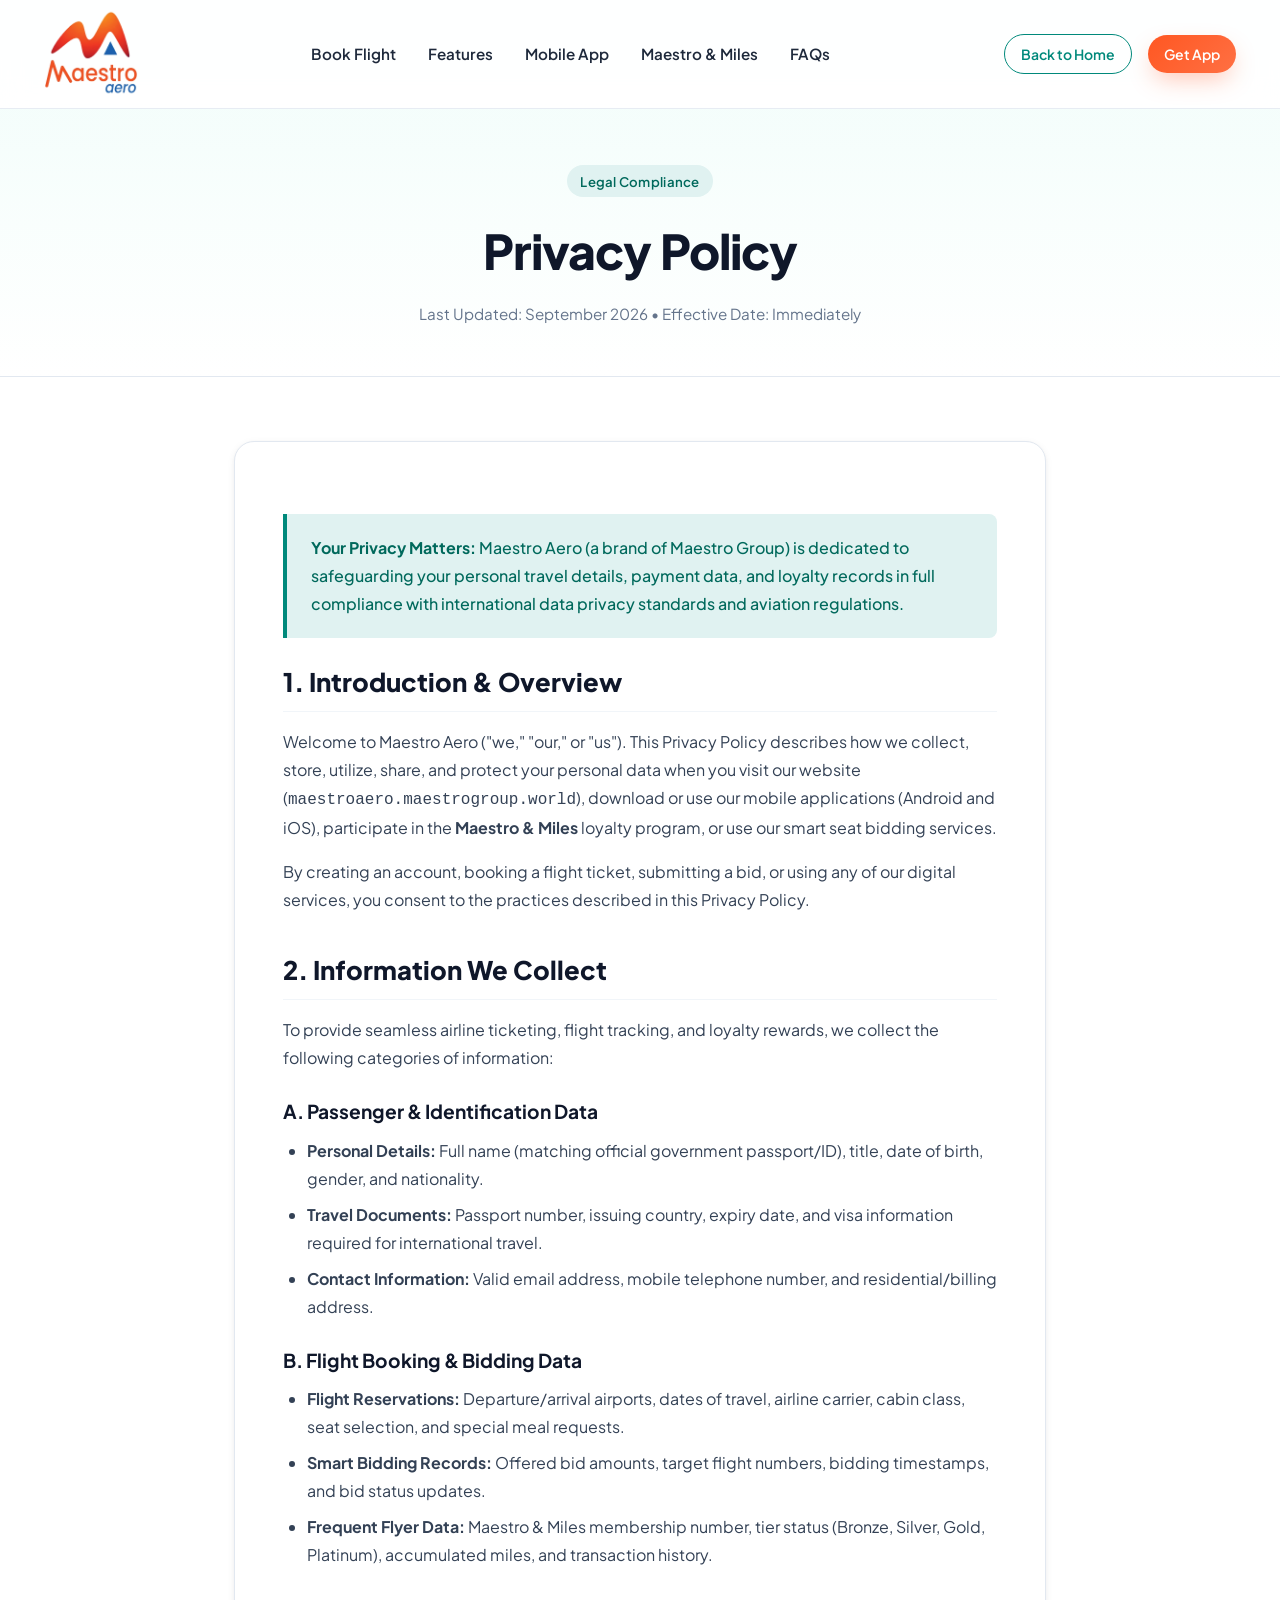
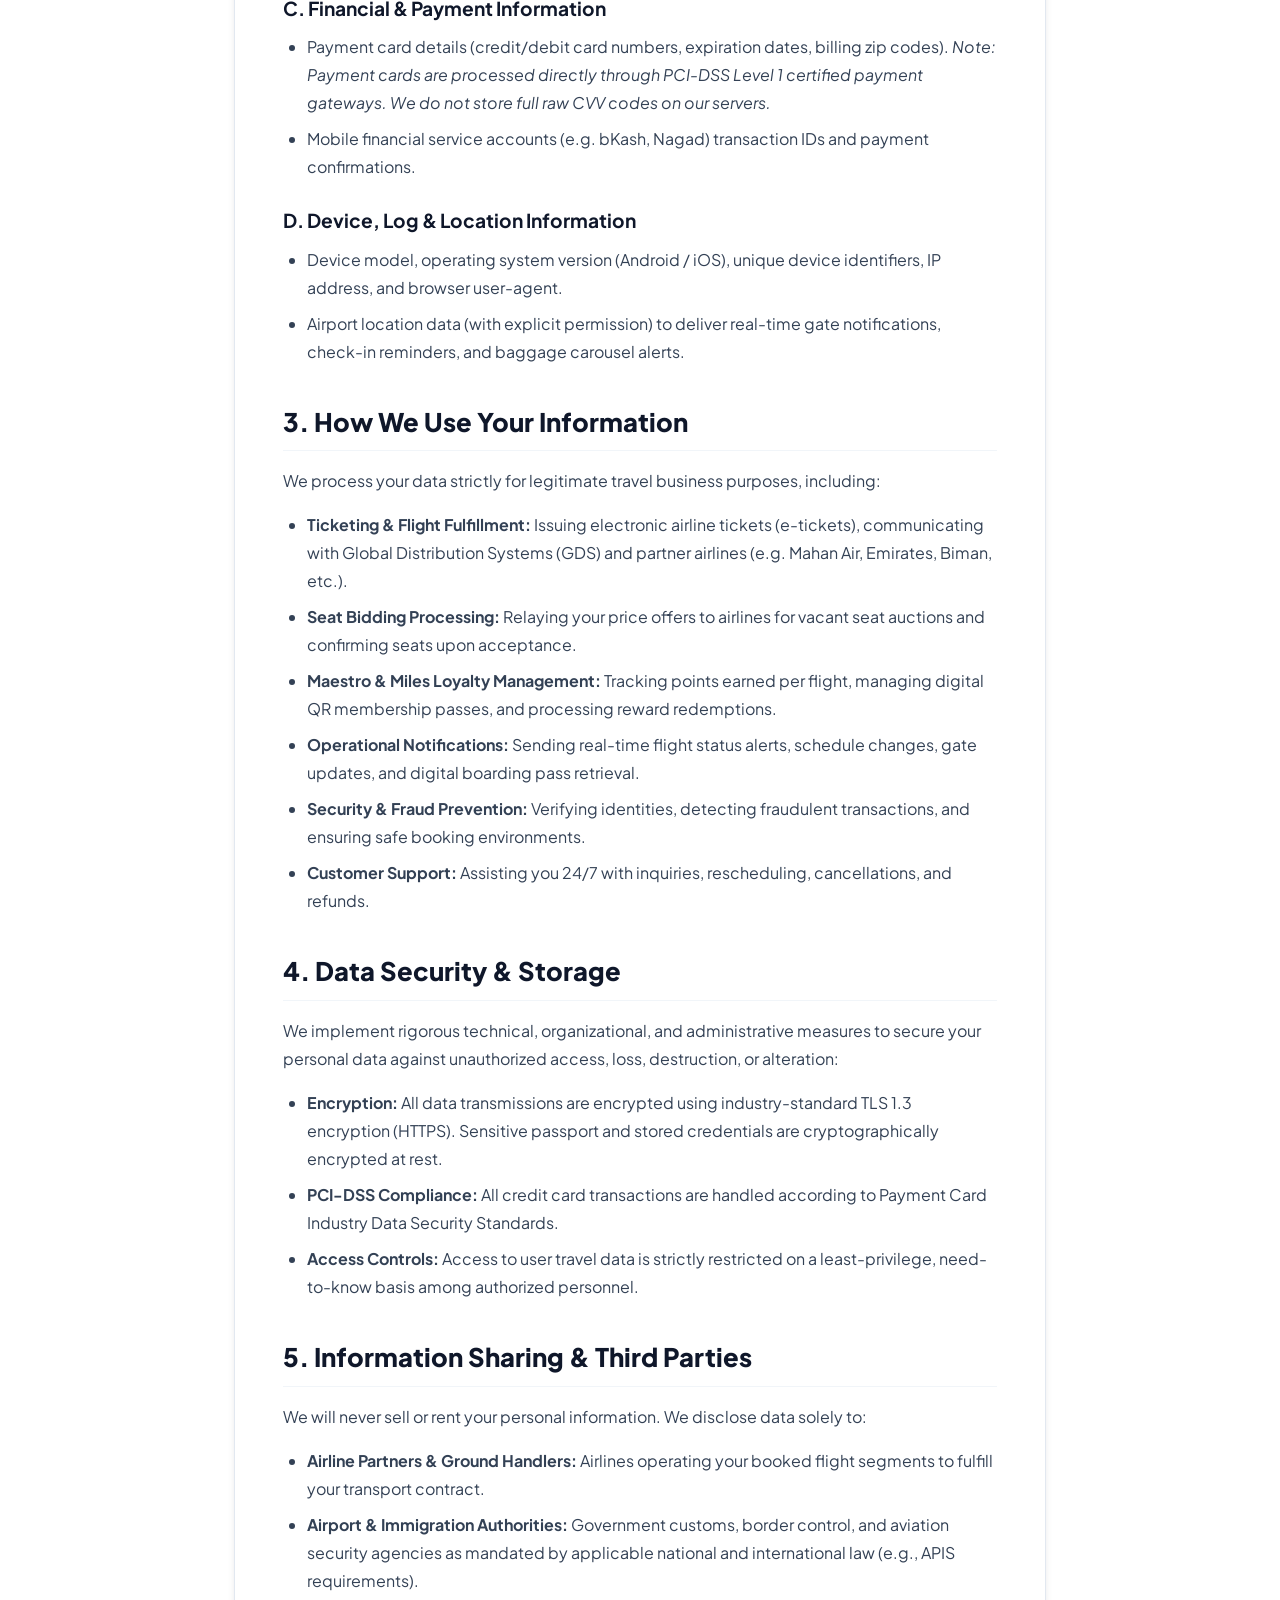
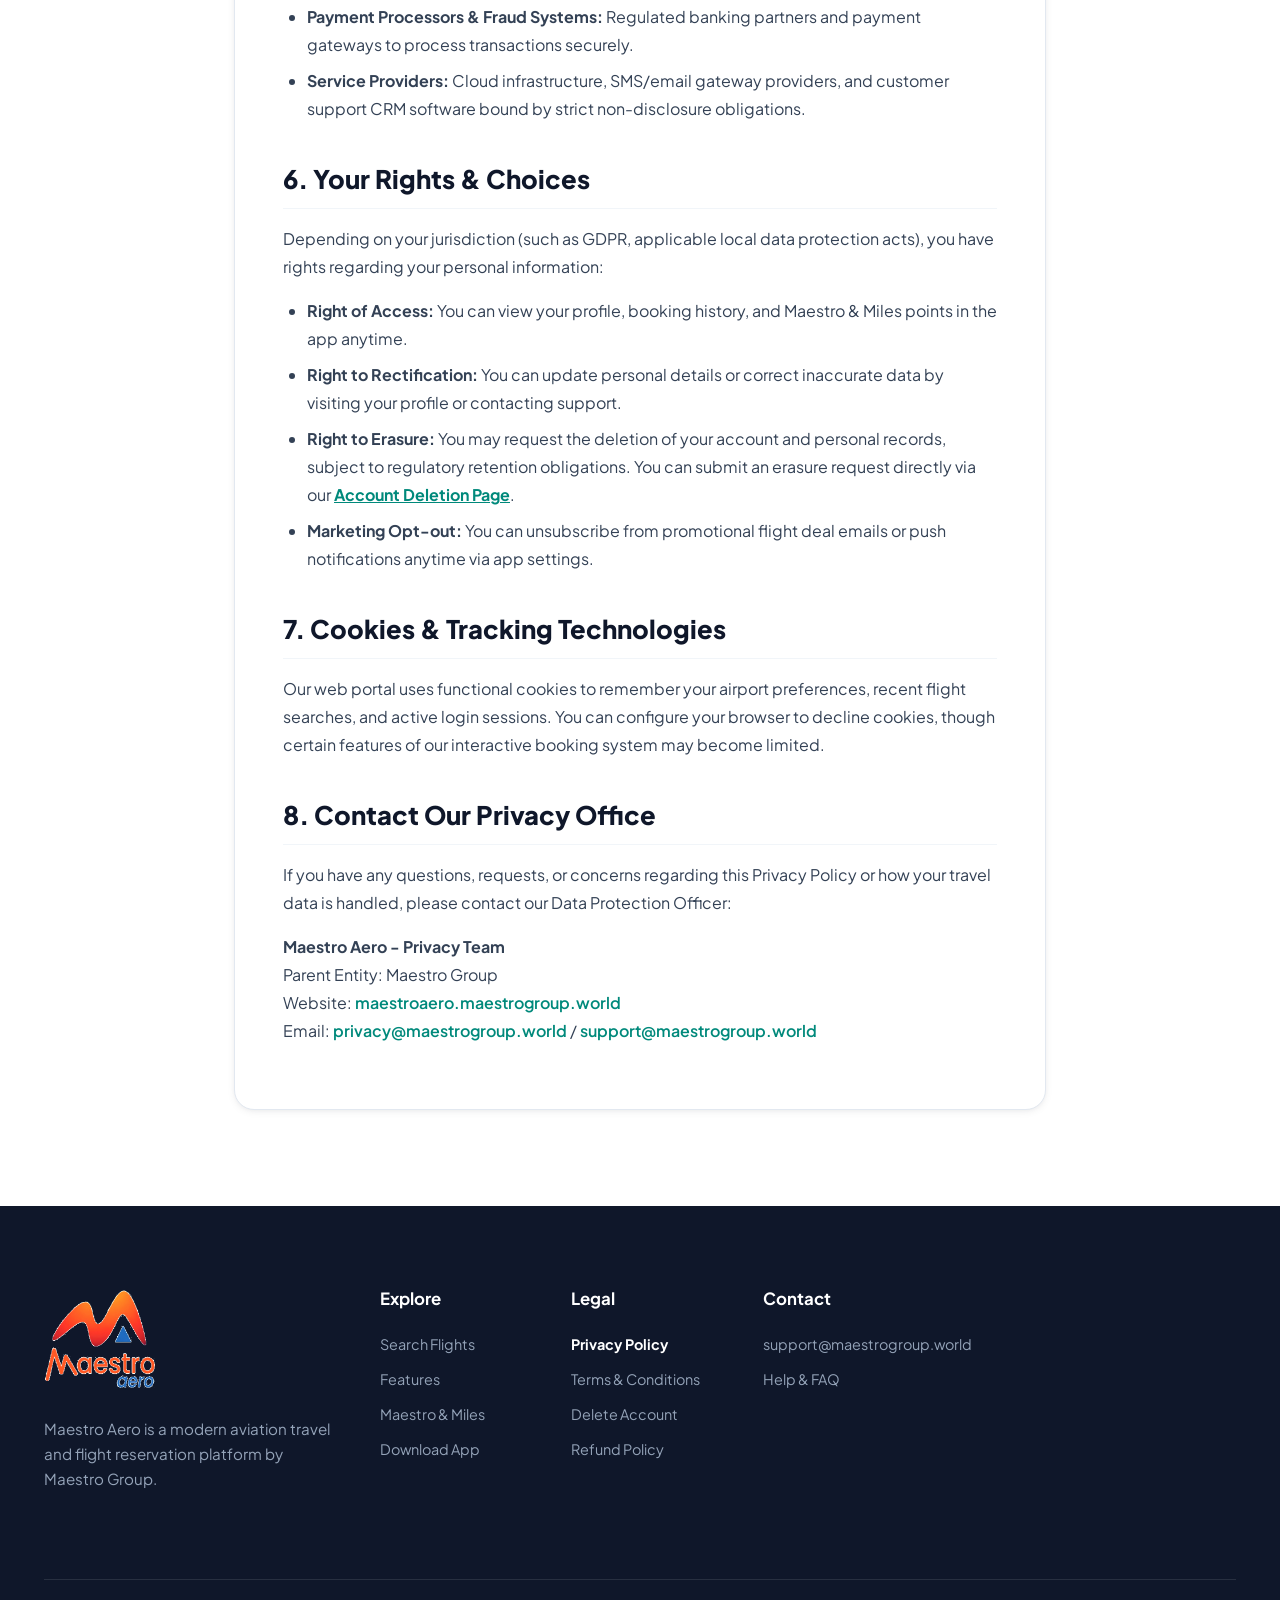
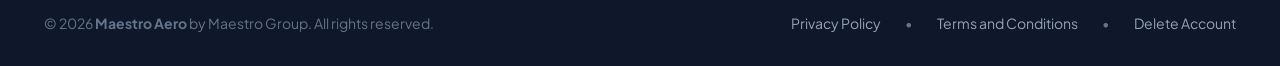
<file: privacy.html>
<!DOCTYPE html>
<html lang="en">
<head>
  <meta charset="UTF-8">
  <meta name="viewport" content="width=device-width, initial-scale=1.0">
  <title>Privacy Policy - Maestro Aero</title>
  <meta name="description" content="Privacy Policy for Maestro Aero. Learn how we collect, protect, and handle your travel booking and loyalty data.">
  <link rel="icon" type="image/png" href="assets/images/logo.png">
  
  <!-- Google Fonts: Plus Jakarta Sans -->
  <link rel="preconnect" href="https://fonts.googleapis.com">
  <link rel="preconnect" href="https://fonts.gstatic.com" crossorigin>
  <link href="https://fonts.googleapis.com/css2?family=Plus+Jakarta+Sans:wght@400;500;600;700;800&display=swap" rel="stylesheet">
  
  <link rel="stylesheet" href="assets/css/style.css">
</head>
<body>

  <!-- Navigation Bar -->
  <header class="navbar" id="navbar">
    <div class="container nav-container">
      <a href="index.html" class="brand-logo" aria-label="Maestro Aero Home">
        <img src="assets/images/logo.png" alt="Maestro Aero Logo" width="160" height="44">
      </a>

      <nav class="nav-menu" aria-label="Primary Navigation">
        <a href="index.html#search" class="nav-link">Book Flight</a>
        <a href="index.html#features" class="nav-link">Features</a>
        <a href="index.html#app-preview" class="nav-link">Mobile App</a>
        <a href="index.html#loyalty" class="nav-link">Maestro & Miles</a>
        <a href="index.html#faq" class="nav-link">FAQs</a>
      </nav>

      <div class="nav-actions">
        <a href="index.html" class="btn btn-outline btn-sm">Back to Home</a>
        <a href="index.html#download" class="btn btn-accent btn-sm">Get App</a>
      </div>

      <button class="menu-toggle" aria-label="Toggle navigation menu" aria-expanded="false">
        <svg width="24" height="24" viewBox="0 0 24 24" fill="none" stroke="currentColor" stroke-width="2">
          <line x1="3" y1="12" x2="21" y2="12"></line>
          <line x1="3" y1="6" x2="21" y2="6"></line>
          <line x1="3" y1="18" x2="21" y2="18"></line>
        </svg>
      </button>
    </div>
  </header>

  <!-- Mobile Drawer Menu -->
  <div class="mobile-nav" id="mobileNav">
    <a href="index.html#search" class="nav-link">Book Flight</a>
    <a href="index.html#features" class="nav-link">Features</a>
    <a href="index.html#app-preview" class="nav-link">Mobile App</a>
    <a href="index.html#loyalty" class="nav-link">Maestro & Miles</a>
    <a href="index.html#faq" class="nav-link">FAQs</a>
    <div class="nav-actions">
      <a href="index.html" class="btn btn-outline" style="text-align: center;">Back to Home</a>
      <a href="index.html#download" class="btn btn-accent" style="text-align: center;">Download App</a>
    </div>
  </div>

  <!-- Header Banner -->
  <section class="legal-header">
    <div class="container">
      <span class="badge badge-teal" style="margin-bottom: 1rem;">Legal Compliance</span>
      <h1>Privacy Policy</h1>
      <p class="meta-info">Last Updated: September 2026 • Effective Date: Immediately</p>
    </div>
  </section>

  <!-- Legal Content -->
  <section class="legal-content-wrap">
    <div class="container legal-container">
      <div class="legal-card">
        <div class="alert-box">
          <p>
            <strong>Your Privacy Matters:</strong> Maestro Aero (a brand of Maestro Group) is dedicated to safeguarding your personal travel details, payment data, and loyalty records in full compliance with international data privacy standards and aviation regulations.
          </p>
        </div>

        <h2>1. Introduction & Overview</h2>
        <p>
          Welcome to Maestro Aero ("we," "our," or "us"). This Privacy Policy describes how we collect, store, utilize, share, and protect your personal data when you visit our website (<code>maestroaero.maestrogroup.world</code>), download or use our mobile applications (Android and iOS), participate in the <strong>Maestro & Miles</strong> loyalty program, or use our smart seat bidding services.
        </p>
        <p>
          By creating an account, booking a flight ticket, submitting a bid, or using any of our digital services, you consent to the practices described in this Privacy Policy.
        </p>

        <h2>2. Information We Collect</h2>
        <p>To provide seamless airline ticketing, flight tracking, and loyalty rewards, we collect the following categories of information:</p>

        <h3>A. Passenger & Identification Data</h3>
        <ul>
          <li><strong>Personal Details:</strong> Full name (matching official government passport/ID), title, date of birth, gender, and nationality.</li>
          <li><strong>Travel Documents:</strong> Passport number, issuing country, expiry date, and visa information required for international travel.</li>
          <li><strong>Contact Information:</strong> Valid email address, mobile telephone number, and residential/billing address.</li>
        </ul>

        <h3>B. Flight Booking & Bidding Data</h3>
        <ul>
          <li><strong>Flight Reservations:</strong> Departure/arrival airports, dates of travel, airline carrier, cabin class, seat selection, and special meal requests.</li>
          <li><strong>Smart Bidding Records:</strong> Offered bid amounts, target flight numbers, bidding timestamps, and bid status updates.</li>
          <li><strong>Frequent Flyer Data:</strong> Maestro & Miles membership number, tier status (Bronze, Silver, Gold, Platinum), accumulated miles, and transaction history.</li>
        </ul>

        <h3>C. Financial & Payment Information</h3>
        <ul>
          <li>Payment card details (credit/debit card numbers, expiration dates, billing zip codes). <em>Note: Payment cards are processed directly through PCI-DSS Level 1 certified payment gateways. We do not store full raw CVV codes on our servers.</em></li>
          <li>Mobile financial service accounts (e.g. bKash, Nagad) transaction IDs and payment confirmations.</li>
        </ul>

        <h3>D. Device, Log & Location Information</h3>
        <ul>
          <li>Device model, operating system version (Android / iOS), unique device identifiers, IP address, and browser user-agent.</li>
          <li>Airport location data (with explicit permission) to deliver real-time gate notifications, check-in reminders, and baggage carousel alerts.</li>
        </ul>

        <h2>3. How We Use Your Information</h2>
        <p>We process your data strictly for legitimate travel business purposes, including:</p>
        <ul>
          <li><strong>Ticketing & Flight Fulfillment:</strong> Issuing electronic airline tickets (e-tickets), communicating with Global Distribution Systems (GDS) and partner airlines (e.g. Mahan Air, Emirates, Biman, etc.).</li>
          <li><strong>Seat Bidding Processing:</strong> Relaying your price offers to airlines for vacant seat auctions and confirming seats upon acceptance.</li>
          <li><strong>Maestro & Miles Loyalty Management:</strong> Tracking points earned per flight, managing digital QR membership passes, and processing reward redemptions.</li>
          <li><strong>Operational Notifications:</strong> Sending real-time flight status alerts, schedule changes, gate updates, and digital boarding pass retrieval.</li>
          <li><strong>Security & Fraud Prevention:</strong> Verifying identities, detecting fraudulent transactions, and ensuring safe booking environments.</li>
          <li><strong>Customer Support:</strong> Assisting you 24/7 with inquiries, rescheduling, cancellations, and refunds.</li>
        </ul>

        <h2 id="security">4. Data Security & Storage</h2>
        <p>
          We implement rigorous technical, organizational, and administrative measures to secure your personal data against unauthorized access, loss, destruction, or alteration:
        </p>
        <ul>
          <li><strong>Encryption:</strong> All data transmissions are encrypted using industry-standard TLS 1.3 encryption (HTTPS). Sensitive passport and stored credentials are cryptographically encrypted at rest.</li>
          <li><strong>PCI-DSS Compliance:</strong> All credit card transactions are handled according to Payment Card Industry Data Security Standards.</li>
          <li><strong>Access Controls:</strong> Access to user travel data is strictly restricted on a least-privilege, need-to-know basis among authorized personnel.</li>
        </ul>

        <h2>5. Information Sharing & Third Parties</h2>
        <p>We will never sell or rent your personal information. We disclose data solely to:</p>
        <ul>
          <li><strong>Airline Partners & Ground Handlers:</strong> Airlines operating your booked flight segments to fulfill your transport contract.</li>
          <li><strong>Airport & Immigration Authorities:</strong> Government customs, border control, and aviation security agencies as mandated by applicable national and international law (e.g., APIS requirements).</li>
          <li><strong>Payment Processors & Fraud Systems:</strong> Regulated banking partners and payment gateways to process transactions securely.</li>
          <li><strong>Service Providers:</strong> Cloud infrastructure, SMS/email gateway providers, and customer support CRM software bound by strict non-disclosure obligations.</li>
        </ul>

        <h2>6. Your Rights & Choices</h2>
        <p>Depending on your jurisdiction (such as GDPR, applicable local data protection acts), you have rights regarding your personal information:</p>
        <ul>
          <li><strong>Right of Access:</strong> You can view your profile, booking history, and Maestro & Miles points in the app anytime.</li>
          <li><strong>Right to Rectification:</strong> You can update personal details or correct inaccurate data by visiting your profile or contacting support.</li>
          <li><strong>Right to Erasure:</strong> You may request the deletion of your account and personal records, subject to regulatory retention obligations. You can submit an erasure request directly via our <a href="delete-account.html" style="color: var(--color-primary); font-weight: 700; text-decoration: underline;">Account Deletion Page</a>.</li>
          <li><strong>Marketing Opt-out:</strong> You can unsubscribe from promotional flight deal emails or push notifications anytime via app settings.</li>
        </ul>

        <h2>7. Cookies & Tracking Technologies</h2>
        <p>
          Our web portal uses functional cookies to remember your airport preferences, recent flight searches, and active login sessions. You can configure your browser to decline cookies, though certain features of our interactive booking system may become limited.
        </p>

        <h2>8. Contact Our Privacy Office</h2>
        <p>If you have any questions, requests, or concerns regarding this Privacy Policy or how your travel data is handled, please contact our Data Protection Officer:</p>
        <p>
          <strong>Maestro Aero - Privacy Team</strong><br>
          Parent Entity: Maestro Group<br>
          Website: <a href="https://maestroaero.maestrogroup.world" style="color: var(--color-primary); font-weight: 600;">maestroaero.maestrogroup.world</a><br>
          Email: <a href="mailto:privacy@maestrogroup.world" style="color: var(--color-primary); font-weight: 600;">privacy@maestrogroup.world</a> / <a href="mailto:support@maestrogroup.world" style="color: var(--color-primary); font-weight: 600;">support@maestrogroup.world</a>
        </p>
      </div>
    </div>
  </section>

  <!-- Footer -->
  <footer class="footer">
    <div class="container">
      <div class="footer-top">
        <div class="footer-col footer-brand">
          <a href="index.html" class="brand-logo">
            <img src="assets/images/logo.png" alt="Maestro Aero Logo">
          </a>
          <p>Maestro Aero is a modern aviation travel and flight reservation platform by Maestro Group.</p>
        </div>

        <div class="footer-col">
          <h4>Explore</h4>
          <div class="footer-links">
            <a href="index.html#search">Search Flights</a>
            <a href="index.html#features">Features</a>
            <a href="index.html#loyalty">Maestro & Miles</a>
            <a href="index.html#download">Download App</a>
          </div>
        </div>

        <div class="footer-col">
          <h4>Legal</h4>
          <div class="footer-links">
            <a href="privacy.html" style="color: #ffffff; font-weight: 700;">Privacy Policy</a>
            <a href="terms.html">Terms & Conditions</a>
            <a href="delete-account.html">Delete Account</a>
            <a href="terms.html#refunds">Refund Policy</a>
          </div>
        </div>

        <div class="footer-col">
          <h4>Contact</h4>
          <div class="footer-links">
            <a href="mailto:support@maestrogroup.world">support@maestrogroup.world</a>
            <a href="index.html#faq">Help & FAQ</a>
          </div>
        </div>
      </div>

      <div class="footer-bottom">
        <div>
          © 2026 <strong>Maestro Aero</strong> by Maestro Group. All rights reserved.
        </div>
        <div class="footer-legal-links">
          <a href="privacy.html">Privacy Policy</a>
          <span>•</span>
          <a href="terms.html">Terms and Conditions</a>
          <span>•</span>
          <a href="delete-account.html">Delete Account</a>
        </div>
      </div>
    </div>
  </footer>

  <script src="assets/js/main.js"></script>
</body>
</html>
</file>
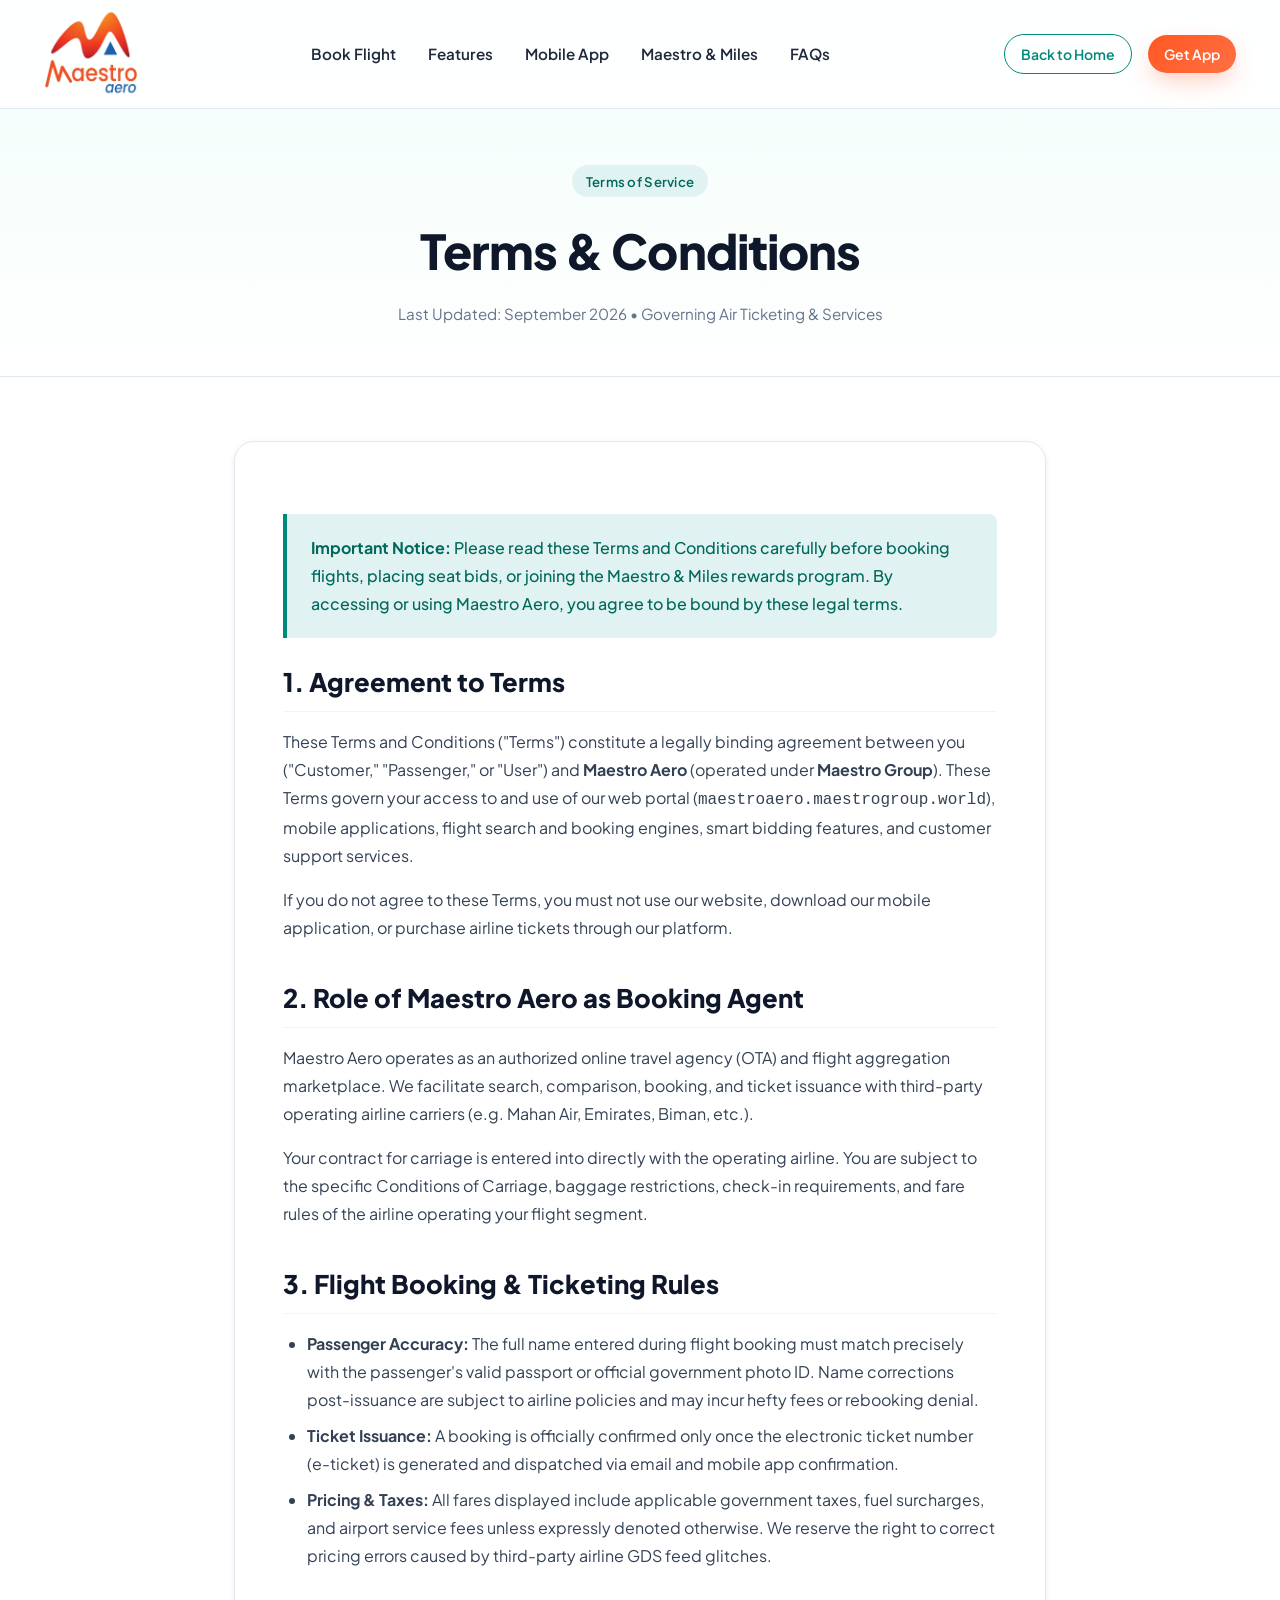
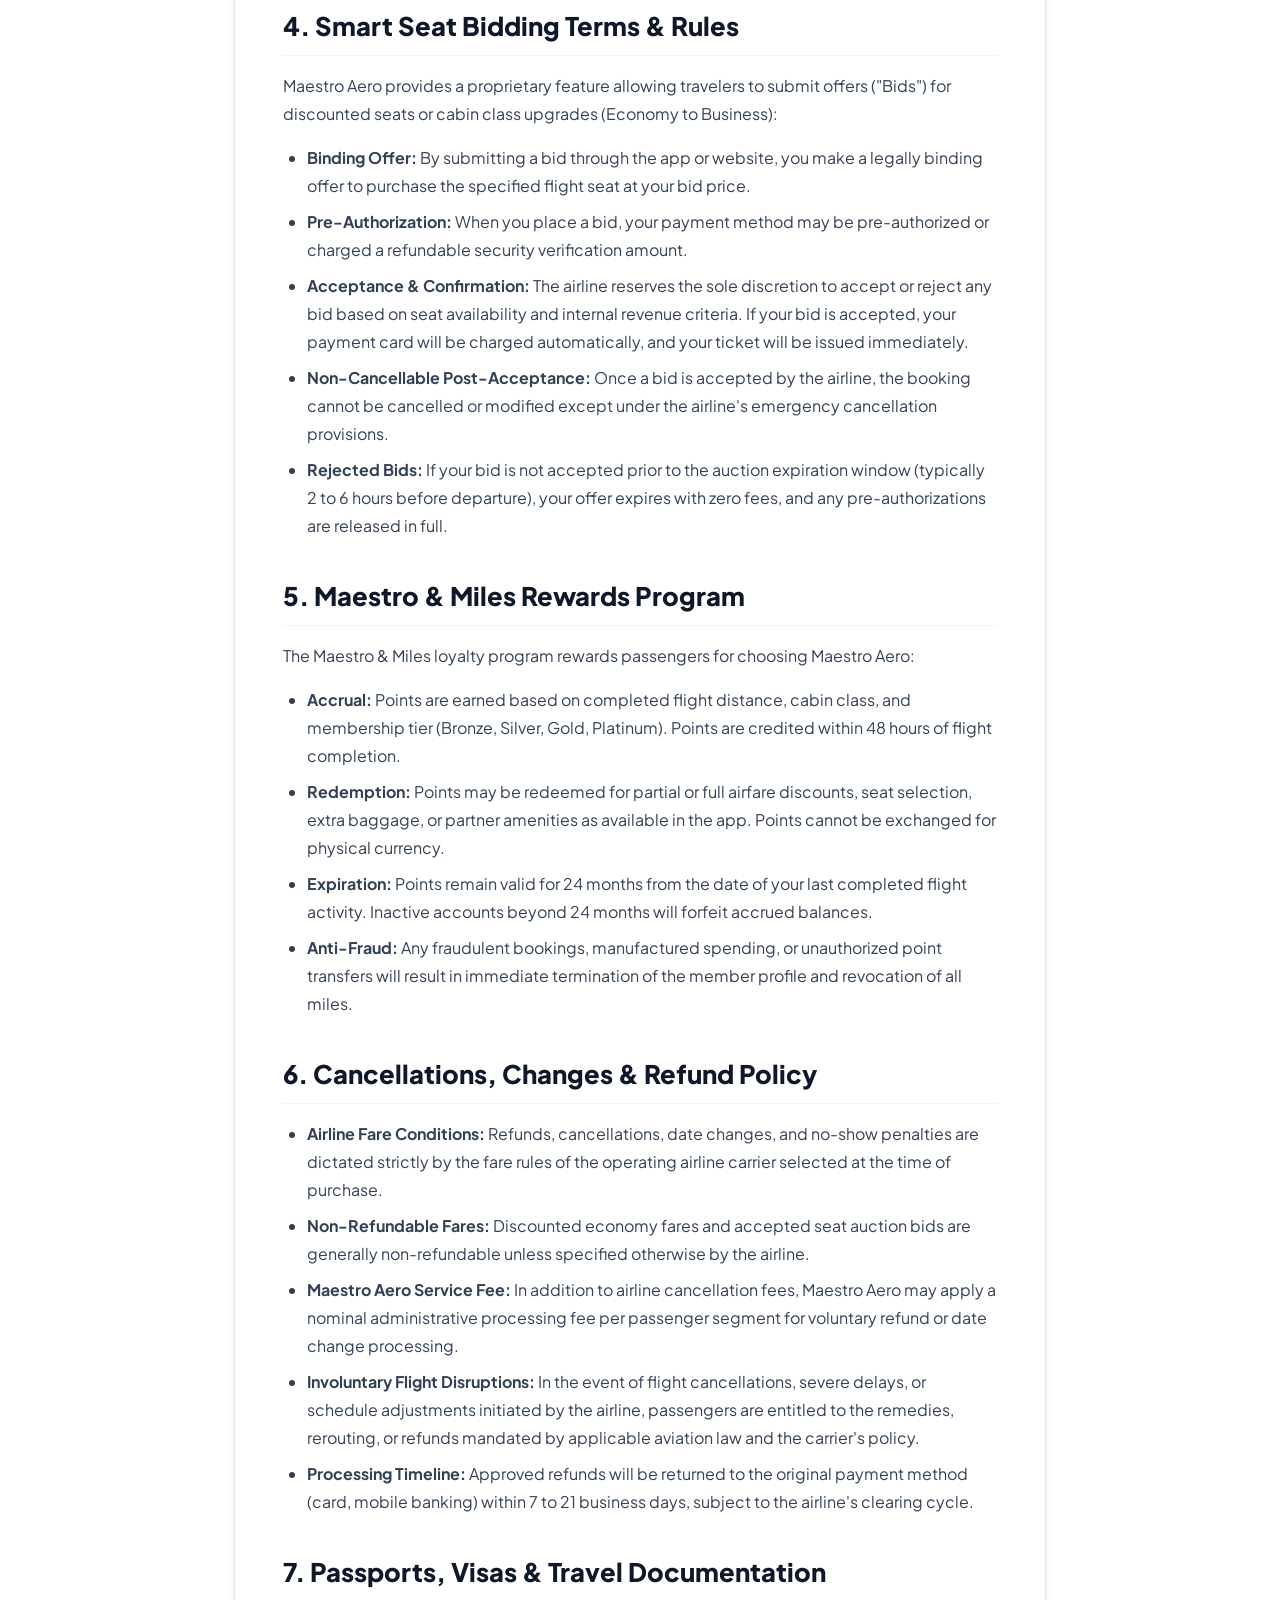
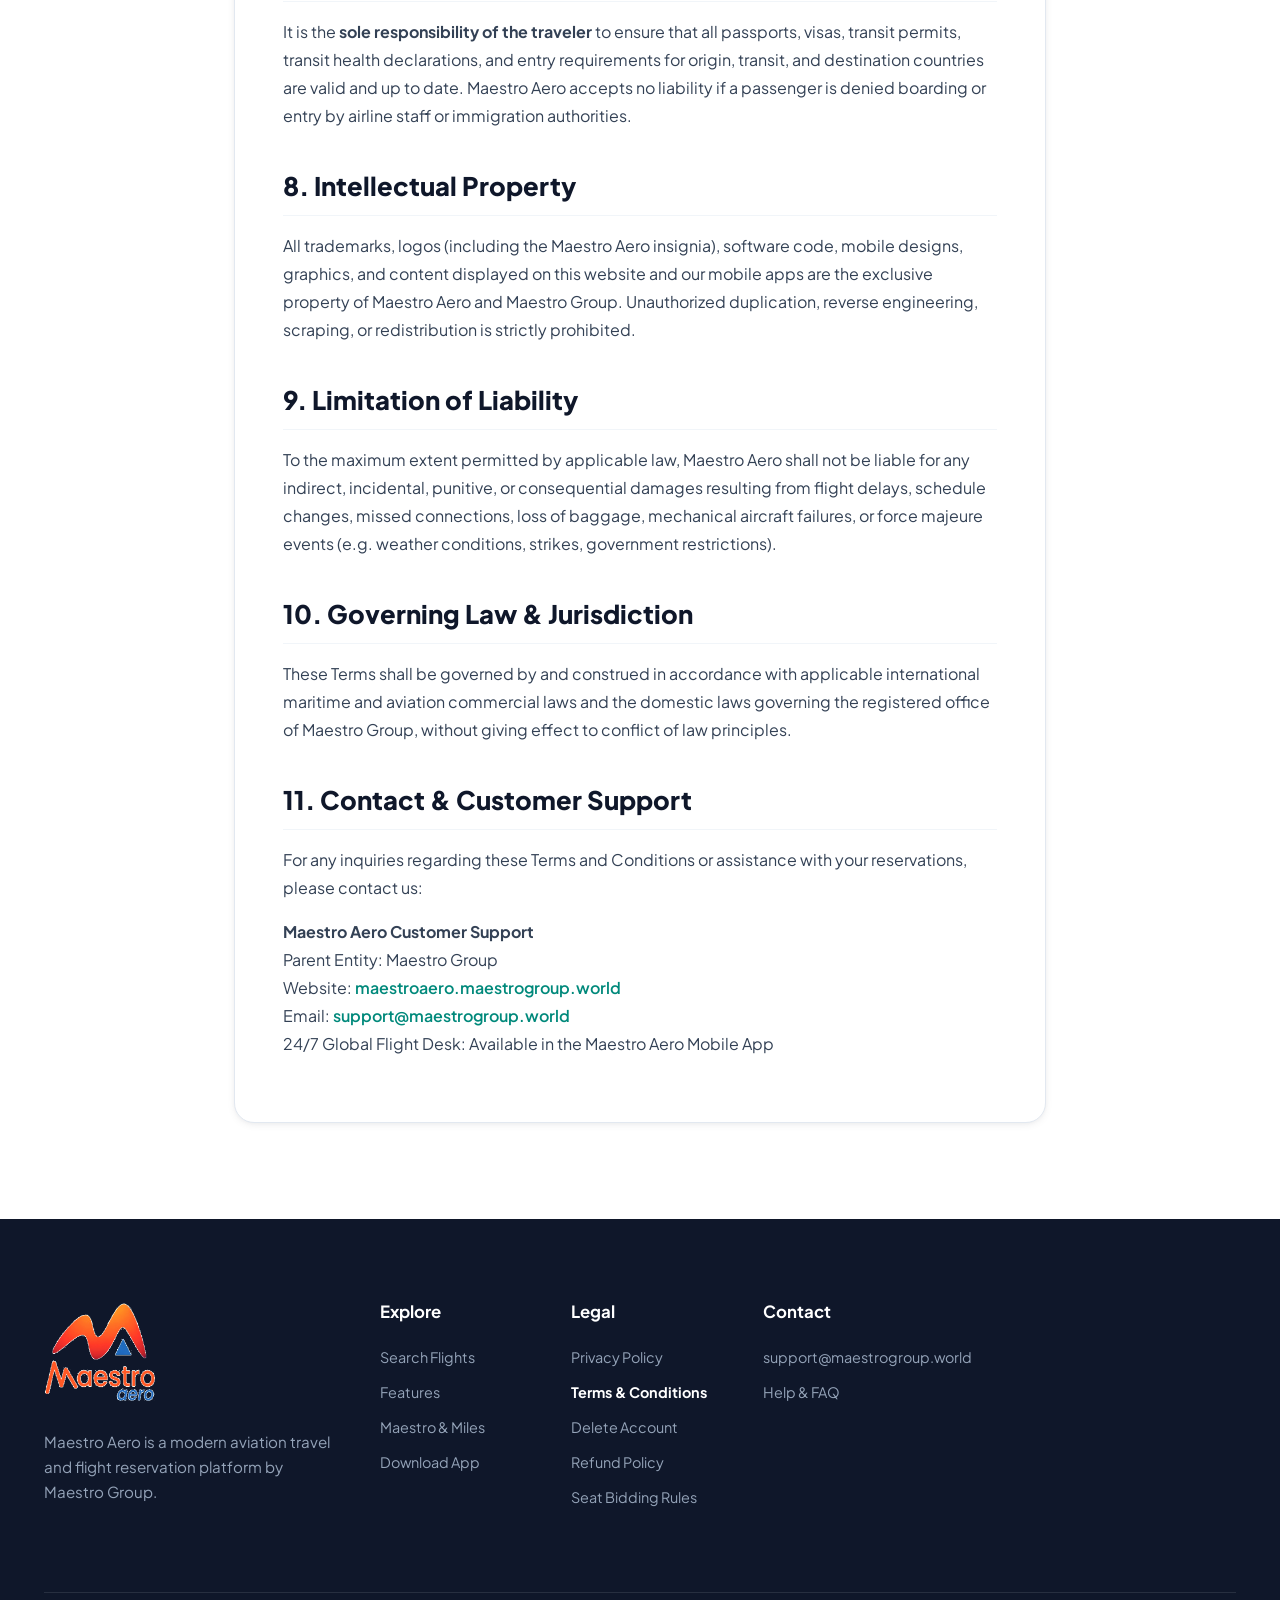
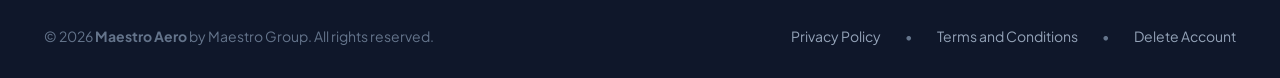
<file: terms.html>
<!DOCTYPE html>
<html lang="en">
<head>
  <meta charset="UTF-8">
  <meta name="viewport" content="width=device-width, initial-scale=1.0">
  <title>Terms and Conditions - Maestro Aero</title>
  <meta name="description" content="Terms and Conditions of Service for Maestro Aero. Details on flight booking, seat bidding rules, Maestro & Miles rewards, and cancellations.">
  <link rel="icon" type="image/png" href="assets/images/logo.png">
  
  <!-- Google Fonts: Plus Jakarta Sans -->
  <link rel="preconnect" href="https://fonts.googleapis.com">
  <link rel="preconnect" href="https://fonts.gstatic.com" crossorigin>
  <link href="https://fonts.googleapis.com/css2?family=Plus+Jakarta+Sans:wght@400;500;600;700;800&display=swap" rel="stylesheet">
  
  <link rel="stylesheet" href="assets/css/style.css">
</head>
<body>

  <!-- Navigation Bar -->
  <header class="navbar" id="navbar">
    <div class="container nav-container">
      <a href="index.html" class="brand-logo" aria-label="Maestro Aero Home">
        <img src="assets/images/logo.png" alt="Maestro Aero Logo" width="160" height="44">
      </a>

      <nav class="nav-menu" aria-label="Primary Navigation">
        <a href="index.html#search" class="nav-link">Book Flight</a>
        <a href="index.html#features" class="nav-link">Features</a>
        <a href="index.html#app-preview" class="nav-link">Mobile App</a>
        <a href="index.html#loyalty" class="nav-link">Maestro & Miles</a>
        <a href="index.html#faq" class="nav-link">FAQs</a>
      </nav>

      <div class="nav-actions">
        <a href="index.html" class="btn btn-outline btn-sm">Back to Home</a>
        <a href="index.html#download" class="btn btn-accent btn-sm">Get App</a>
      </div>

      <button class="menu-toggle" aria-label="Toggle navigation menu" aria-expanded="false">
        <svg width="24" height="24" viewBox="0 0 24 24" fill="none" stroke="currentColor" stroke-width="2">
          <line x1="3" y1="12" x2="21" y2="12"></line>
          <line x1="3" y1="6" x2="21" y2="6"></line>
          <line x1="3" y1="18" x2="21" y2="18"></line>
        </svg>
      </button>
    </div>
  </header>

  <!-- Mobile Drawer Menu -->
  <div class="mobile-nav" id="mobileNav">
    <a href="index.html#search" class="nav-link">Book Flight</a>
    <a href="index.html#features" class="nav-link">Features</a>
    <a href="index.html#app-preview" class="nav-link">Mobile App</a>
    <a href="index.html#loyalty" class="nav-link">Maestro & Miles</a>
    <a href="index.html#faq" class="nav-link">FAQs</a>
    <div class="nav-actions">
      <a href="index.html" class="btn btn-outline" style="text-align: center;">Back to Home</a>
      <a href="index.html#download" class="btn btn-accent" style="text-align: center;">Download App</a>
    </div>
  </div>

  <!-- Header Banner -->
  <section class="legal-header">
    <div class="container">
      <span class="badge badge-teal" style="margin-bottom: 1rem;">Terms of Service</span>
      <h1>Terms & Conditions</h1>
      <p class="meta-info">Last Updated: September 2026 • Governing Air Ticketing & Services</p>
    </div>
  </section>

  <!-- Legal Content -->
  <section class="legal-content-wrap">
    <div class="container legal-container">
      <div class="legal-card">
        <div class="alert-box">
          <p>
            <strong>Important Notice:</strong> Please read these Terms and Conditions carefully before booking flights, placing seat bids, or joining the Maestro & Miles rewards program. By accessing or using Maestro Aero, you agree to be bound by these legal terms.
          </p>
        </div>

        <h2>1. Agreement to Terms</h2>
        <p>
          These Terms and Conditions ("Terms") constitute a legally binding agreement between you ("Customer," "Passenger," or "User") and <strong>Maestro Aero</strong> (operated under <strong>Maestro Group</strong>). These Terms govern your access to and use of our web portal (<code>maestroaero.maestrogroup.world</code>), mobile applications, flight search and booking engines, smart bidding features, and customer support services.
        </p>
        <p>
          If you do not agree to these Terms, you must not use our website, download our mobile application, or purchase airline tickets through our platform.
        </p>

        <h2>2. Role of Maestro Aero as Booking Agent</h2>
        <p>
          Maestro Aero operates as an authorized online travel agency (OTA) and flight aggregation marketplace. We facilitate search, comparison, booking, and ticket issuance with third-party operating airline carriers (e.g. Mahan Air, Emirates, Biman, etc.).
        </p>
        <p>
          Your contract for carriage is entered into directly with the operating airline. You are subject to the specific Conditions of Carriage, baggage restrictions, check-in requirements, and fare rules of the airline operating your flight segment.
        </p>

        <h2>3. Flight Booking & Ticketing Rules</h2>
        <ul>
          <li><strong>Passenger Accuracy:</strong> The full name entered during flight booking must match precisely with the passenger's valid passport or official government photo ID. Name corrections post-issuance are subject to airline policies and may incur hefty fees or rebooking denial.</li>
          <li><strong>Ticket Issuance:</strong> A booking is officially confirmed only once the electronic ticket number (e-ticket) is generated and dispatched via email and mobile app confirmation.</li>
          <li><strong>Pricing & Taxes:</strong> All fares displayed include applicable government taxes, fuel surcharges, and airport service fees unless expressly denoted otherwise. We reserve the right to correct pricing errors caused by third-party airline GDS feed glitches.</li>
        </ul>

        <h2 id="bidding">4. Smart Seat Bidding Terms & Rules</h2>
        <p>
          Maestro Aero provides a proprietary feature allowing travelers to submit offers ("Bids") for discounted seats or cabin class upgrades (Economy to Business):
        </p>
        <ul>
          <li><strong>Binding Offer:</strong> By submitting a bid through the app or website, you make a legally binding offer to purchase the specified flight seat at your bid price.</li>
          <li><strong>Pre-Authorization:</strong> When you place a bid, your payment method may be pre-authorized or charged a refundable security verification amount.</li>
          <li><strong>Acceptance & Confirmation:</strong> The airline reserves the sole discretion to accept or reject any bid based on seat availability and internal revenue criteria. If your bid is accepted, your payment card will be charged automatically, and your ticket will be issued immediately.</li>
          <li><strong>Non-Cancellable Post-Acceptance:</strong> Once a bid is accepted by the airline, the booking cannot be cancelled or modified except under the airline's emergency cancellation provisions.</li>
          <li><strong>Rejected Bids:</strong> If your bid is not accepted prior to the auction expiration window (typically 2 to 6 hours before departure), your offer expires with zero fees, and any pre-authorizations are released in full.</li>
        </ul>

        <h2>5. Maestro & Miles Rewards Program</h2>
        <p>The Maestro & Miles loyalty program rewards passengers for choosing Maestro Aero:</p>
        <ul>
          <li><strong>Accrual:</strong> Points are earned based on completed flight distance, cabin class, and membership tier (Bronze, Silver, Gold, Platinum). Points are credited within 48 hours of flight completion.</li>
          <li><strong>Redemption:</strong> Points may be redeemed for partial or full airfare discounts, seat selection, extra baggage, or partner amenities as available in the app. Points cannot be exchanged for physical currency.</li>
          <li><strong>Expiration:</strong> Points remain valid for 24 months from the date of your last completed flight activity. Inactive accounts beyond 24 months will forfeit accrued balances.</li>
          <li><strong>Anti-Fraud:</strong> Any fraudulent bookings, manufactured spending, or unauthorized point transfers will result in immediate termination of the member profile and revocation of all miles.</li>
        </ul>

        <h2 id="refunds">6. Cancellations, Changes & Refund Policy</h2>
        <ul>
          <li><strong>Airline Fare Conditions:</strong> Refunds, cancellations, date changes, and no-show penalties are dictated strictly by the fare rules of the operating airline carrier selected at the time of purchase.</li>
          <li><strong>Non-Refundable Fares:</strong> Discounted economy fares and accepted seat auction bids are generally non-refundable unless specified otherwise by the airline.</li>
          <li><strong>Maestro Aero Service Fee:</strong> In addition to airline cancellation fees, Maestro Aero may apply a nominal administrative processing fee per passenger segment for voluntary refund or date change processing.</li>
          <li><strong>Involuntary Flight Disruptions:</strong> In the event of flight cancellations, severe delays, or schedule adjustments initiated by the airline, passengers are entitled to the remedies, rerouting, or refunds mandated by applicable aviation law and the carrier's policy.</li>
          <li><strong>Processing Timeline:</strong> Approved refunds will be returned to the original payment method (card, mobile banking) within 7 to 21 business days, subject to the airline's clearing cycle.</li>
        </ul>

        <h2>7. Passports, Visas & Travel Documentation</h2>
        <p>
          It is the <strong>sole responsibility of the traveler</strong> to ensure that all passports, visas, transit permits, transit health declarations, and entry requirements for origin, transit, and destination countries are valid and up to date. Maestro Aero accepts no liability if a passenger is denied boarding or entry by airline staff or immigration authorities.
        </p>

        <h2>8. Intellectual Property</h2>
        <p>
          All trademarks, logos (including the Maestro Aero insignia), software code, mobile designs, graphics, and content displayed on this website and our mobile apps are the exclusive property of Maestro Aero and Maestro Group. Unauthorized duplication, reverse engineering, scraping, or redistribution is strictly prohibited.
        </p>

        <h2>9. Limitation of Liability</h2>
        <p>
          To the maximum extent permitted by applicable law, Maestro Aero shall not be liable for any indirect, incidental, punitive, or consequential damages resulting from flight delays, schedule changes, missed connections, loss of baggage, mechanical aircraft failures, or force majeure events (e.g. weather conditions, strikes, government restrictions).
        </p>

        <h2>10. Governing Law & Jurisdiction</h2>
        <p>
          These Terms shall be governed by and construed in accordance with applicable international maritime and aviation commercial laws and the domestic laws governing the registered office of Maestro Group, without giving effect to conflict of law principles.
        </p>

        <h2>11. Contact & Customer Support</h2>
        <p>For any inquiries regarding these Terms and Conditions or assistance with your reservations, please contact us:</p>
        <p>
          <strong>Maestro Aero Customer Support</strong><br>
          Parent Entity: Maestro Group<br>
          Website: <a href="https://maestroaero.maestrogroup.world" style="color: var(--color-primary); font-weight: 600;">maestroaero.maestrogroup.world</a><br>
          Email: <a href="mailto:support@maestrogroup.world" style="color: var(--color-primary); font-weight: 600;">support@maestrogroup.world</a><br>
          24/7 Global Flight Desk: Available in the Maestro Aero Mobile App
        </p>
      </div>
    </div>
  </section>

  <!-- Footer -->
  <footer class="footer">
    <div class="container">
      <div class="footer-top">
        <div class="footer-col footer-brand">
          <a href="index.html" class="brand-logo">
            <img src="assets/images/logo.png" alt="Maestro Aero Logo">
          </a>
          <p>Maestro Aero is a modern aviation travel and flight reservation platform by Maestro Group.</p>
        </div>

        <div class="footer-col">
          <h4>Explore</h4>
          <div class="footer-links">
            <a href="index.html#search">Search Flights</a>
            <a href="index.html#features">Features</a>
            <a href="index.html#loyalty">Maestro & Miles</a>
            <a href="index.html#download">Download App</a>
          </div>
        </div>

        <div class="footer-col">
          <h4>Legal</h4>
          <div class="footer-links">
            <a href="privacy.html">Privacy Policy</a>
            <a href="terms.html" style="color: #ffffff; font-weight: 700;">Terms & Conditions</a>
            <a href="delete-account.html">Delete Account</a>
            <a href="terms.html#refunds">Refund Policy</a>
            <a href="terms.html#bidding">Seat Bidding Rules</a>
          </div>
        </div>

        <div class="footer-col">
          <h4>Contact</h4>
          <div class="footer-links">
            <a href="mailto:support@maestrogroup.world">support@maestrogroup.world</a>
            <a href="index.html#faq">Help & FAQ</a>
          </div>
        </div>
      </div>

      <div class="footer-bottom">
        <div>
          © 2026 <strong>Maestro Aero</strong> by Maestro Group. All rights reserved.
        </div>
        <div class="footer-legal-links">
          <a href="privacy.html">Privacy Policy</a>
          <span>•</span>
          <a href="terms.html">Terms and Conditions</a>
          <span>•</span>
          <a href="delete-account.html">Delete Account</a>
        </div>
      </div>
    </div>
  </footer>

  <script src="assets/js/main.js"></script>
</body>
</html>
</file>
<file: assets/css/style.css>
/* ==========================================================================
   Maestro Aero - Official Brand Stylesheet
   Modern Aviation Travel Platform
   Built with pure Vanilla CSS
   ========================================================================== */

/* --------------------------------------------------------------------------
   1. Design System & CSS Variables
   -------------------------------------------------------------------------- */
:root {
  /* Brand Colors from App UI */
  --color-primary: #00897b;           /* Aviation Teal */
  --color-primary-dark: #00695c;      /* Deep Teal */
  --color-primary-light: #26a69a;     /* Bright Teal */
  --color-primary-soft: #e0f2f1;      /* Pale Mint/Teal Tint */
  --color-primary-rgb: 0, 137, 123;
  
  --color-accent: #ff5722;            /* Coral Orange */
  --color-accent-hover: #e64a19;      /* Deep Orange */
  --color-accent-soft: #fbe9e7;       /* Soft Peach Tint */
  --color-accent-rgb: 255, 87, 34;

  --color-sky-blue: #0284c7;          /* Logo "aero" Sky Blue */
  --color-sky-light: #e0f2fe;

  /* Neutrals & Dark Tones */
  --color-dark: #0f172a;              /* Slate Navy / Near Black */
  --color-dark-surface: #1e293b;
  --color-text-main: #1e293b;
  --color-text-muted: #64748b;
  --color-text-light: #94a3b8;
  --color-bg-light: #f8fafc;
  --color-bg-white: #ffffff;
  --color-border: #e2e8f0;
  --color-border-light: #f1f5f9;

  /* Elevation Shadows */
  --shadow-xs: 0 1px 2px 0 rgba(15, 23, 42, 0.05);
  --shadow-sm: 0 2px 8px -1px rgba(15, 23, 42, 0.08), 0 1px 4px -1px rgba(15, 23, 42, 0.04);
  --shadow-md: 0 8px 24px -4px rgba(15, 23, 42, 0.08), 0 4px 12px -2px rgba(15, 23, 42, 0.04);
  --shadow-lg: 0 20px 35px -8px rgba(15, 23, 42, 0.12), 0 8px 16px -4px rgba(15, 23, 42, 0.06);
  --shadow-teal: 0 10px 25px -5px rgba(0, 137, 123, 0.35);
  --shadow-orange: 0 10px 25px -5px rgba(255, 87, 34, 0.35);

  /* Border Radii */
  --radius-sm: 8px;
  --radius-md: 14px;
  --radius-lg: 20px;
  --radius-xl: 28px;
  --radius-full: 9999px;

  /* Typography */
  --font-sans: 'Plus Jakarta Sans', system-ui, -apple-system, BlinkMacSystemFont, 'Segoe UI', Roboto, sans-serif;
  --transition-fast: 0.2s ease;
  --transition-base: 0.3s cubic-bezier(0.16, 1, 0.3, 1);
  --container-max: 1240px;
}

/* --------------------------------------------------------------------------
   2. Reset & Global Styles
   -------------------------------------------------------------------------- */
*, *::before, *::after {
  box-sizing: border-box;
  margin: 0;
  padding: 0;
}

html {
  scroll-behavior: smooth;
  font-size: 16px;
  -webkit-text-size-adjust: 100%;
}

body {
  font-family: var(--font-sans);
  color: var(--text-main, #1e293b);
  background-color: #fdfdfd;
  line-height: 1.6;
  overflow-x: hidden;
  -webkit-font-smoothing: antialiased;
  -moz-osx-font-smoothing: grayscale;
}

img, svg {
  display: block;
  max-width: 100%;
  height: auto;
}

a {
  color: inherit;
  text-decoration: none;
  transition: color var(--transition-fast);
}

button, input, select, textarea {
  font-family: inherit;
  font-size: inherit;
  outline: none;
  border: none;
}

button {
  cursor: pointer;
}

ul, ol {
  list-style: none;
}

.container {
  width: 100%;
  max-width: var(--container-max);
  margin-left: auto;
  margin-right: auto;
  padding-left: 1.5rem;
  padding-right: 1.5rem;
}

/* --------------------------------------------------------------------------
   3. Buttons & Component Utilities
   -------------------------------------------------------------------------- */
.btn {
  display: inline-flex;
  align-items: center;
  justify-content: center;
  gap: 0.5rem;
  font-weight: 600;
  padding: 0.75rem 1.5rem;
  border-radius: var(--radius-full);
  transition: all var(--transition-base);
  text-align: center;
  white-space: nowrap;
  user-select: none;
}

.btn-sm {
  padding: 0.5rem 1rem;
  font-size: 0.875rem;
}

.btn-lg {
  padding: 0.95rem 2rem;
  font-size: 1.05rem;
}

.btn-primary {
  background-color: var(--color-primary);
  color: #ffffff;
  box-shadow: var(--shadow-teal);
}

.btn-primary:hover {
  background-color: var(--color-primary-dark);
  transform: translateY(-2px);
  box-shadow: 0 12px 28px -4px rgba(0, 137, 123, 0.45);
  color: #ffffff;
}

.btn-accent {
  background: linear-gradient(135deg, var(--color-accent) 0%, #ff7043 100%);
  color: #ffffff;
  box-shadow: var(--shadow-orange);
}

.btn-accent:hover {
  background: linear-gradient(135deg, var(--color-accent-hover) 0%, #ff5722 100%);
  transform: translateY(-2px);
  box-shadow: 0 12px 28px -4px rgba(255, 87, 34, 0.45);
  color: #ffffff;
}

.btn-outline {
  background: transparent;
  color: var(--color-primary);
  border: 1.5px solid var(--color-primary);
}

.btn-outline:hover {
  background: var(--color-primary-soft);
  color: var(--color-primary-dark);
}

.btn-outline-white {
  background: rgba(255, 255, 255, 0.15);
  color: #ffffff;
  border: 1.5px solid rgba(255, 255, 255, 0.4);
  backdrop-filter: blur(8px);
}

.btn-outline-white:hover {
  background: #ffffff;
  color: var(--color-dark);
  border-color: #ffffff;
}

.btn-white {
  background: #ffffff;
  color: var(--color-dark);
  box-shadow: var(--shadow-md);
}

.btn-white:hover {
  background: #f8fafc;
  color: var(--color-primary);
  transform: translateY(-2px);
}

/* Badge pills */
.badge {
  display: inline-flex;
  align-items: center;
  gap: 0.4rem;
  padding: 0.35rem 0.85rem;
  border-radius: var(--radius-full);
  font-size: 0.825rem;
  font-weight: 600;
  letter-spacing: 0.02em;
}

.badge-teal {
  background: var(--color-primary-soft);
  color: var(--color-primary-dark);
}

.badge-orange {
  background: var(--color-accent-soft);
  color: var(--color-accent-hover);
}

.badge-outline {
  border: 1px solid currentColor;
}

/* Section Header Shared */
.section-header {
  text-align: center;
  max-width: 680px;
  margin: 0 auto 3.5rem;
}

.section-header .section-tag {
  display: inline-block;
  margin-bottom: 0.75rem;
  font-size: 0.85rem;
  font-weight: 700;
  text-transform: uppercase;
  letter-spacing: 0.08em;
  color: var(--color-primary);
  background: var(--color-primary-soft);
  padding: 0.35rem 1rem;
  border-radius: var(--radius-full);
}

.section-header h2 {
  font-size: clamp(2rem, 3.5vw, 2.75rem);
  font-weight: 800;
  color: var(--color-dark);
  line-height: 1.2;
  margin-bottom: 1rem;
  letter-spacing: -0.02em;
}

.section-header p {
  font-size: 1.1rem;
  color: var(--color-text-muted);
  line-height: 1.6;
}

/* --------------------------------------------------------------------------
   4. Navigation Bar
   -------------------------------------------------------------------------- */
.navbar {
  position: fixed;
  top: 0;
  left: 0;
  right: 0;
  z-index: 1000;
  background: rgba(255, 255, 255, 0.92);
  backdrop-filter: blur(14px);
  -webkit-backdrop-filter: blur(14px);
  border-bottom: 1px solid rgba(226, 232, 240, 0.8);
  transition: all var(--transition-fast);
}

.navbar.scrolled {
  background: rgba(255, 255, 255, 0.98);
  box-shadow: 0 4px 20px -2px rgba(15, 23, 42, 0.08);
}

.nav-container {
  display: flex;
  align-items: center;
  justify-content: space-between;
  min-height: 106px;
  padding-top: 0.5rem;
  padding-bottom: 0.5rem;
  transition: min-height var(--transition-fast);
}

.navbar.scrolled .nav-container {
  min-height: 88px;
}

.brand-logo {
  display: flex;
  align-items: center;
  gap: 0.75rem;
}

/* 3x Larger Brand Logo */
.brand-logo img {
  height: 92px;
  width: auto;
  object-fit: contain;
  transition: all var(--transition-fast);
}

.navbar.scrolled .brand-logo img {
  height: 76px;
}

.brand-logo:hover img {
  transform: scale(1.04);
}

.nav-menu {
  display: flex;
  align-items: center;
  gap: 2rem;
}

.nav-link {
  font-weight: 600;
  font-size: 0.95rem;
  color: var(--color-text-main);
  position: relative;
  padding: 0.4rem 0;
}

.nav-link::after {
  content: '';
  position: absolute;
  bottom: 0;
  left: 0;
  width: 0;
  height: 2px;
  background: var(--color-accent);
  transition: width var(--transition-fast);
  border-radius: 2px;
}

.nav-link:hover {
  color: var(--color-primary);
}

.nav-link:hover::after {
  width: 100%;
}

.nav-actions {
  display: flex;
  align-items: center;
  gap: 1rem;
}

.menu-toggle {
  display: none;
  background: transparent;
  width: 42px;
  height: 42px;
  border-radius: var(--radius-sm);
  border: 1px solid var(--color-border);
  color: var(--color-dark);
  align-items: center;
  justify-content: center;
  cursor: pointer;
}

/* Mobile Nav Drawer */
.mobile-nav {
  position: fixed;
  top: 106px;
  left: 0;
  right: 0;
  background: #ffffff;
  border-bottom: 1px solid var(--color-border);
  box-shadow: var(--shadow-lg);
  padding: 1.5rem;
  display: flex;
  flex-direction: column;
  gap: 1rem;
  transform: translateY(-120%);
  opacity: 0;
  visibility: hidden;
  transition: all var(--transition-base);
  z-index: 999;
}

.mobile-nav.is-active {
  transform: translateY(0);
  opacity: 1;
  visibility: visible;
}

.mobile-nav .nav-link {
  padding: 0.75rem 0;
  font-size: 1.05rem;
  border-bottom: 1px solid var(--color-border-light);
}

.mobile-nav .nav-actions {
  flex-direction: column;
  align-items: stretch;
  margin-top: 0.5rem;
}

/* --------------------------------------------------------------------------
   5. Hero Section
   -------------------------------------------------------------------------- */
.hero {
  position: relative;
  padding-top: 155px;
  padding-bottom: 80px;
  background: linear-gradient(180deg, #f0fdfa 0%, #ffffff 70%, #f8fafc 100%);
  overflow: hidden;
}

.hero-glow-1 {
  position: absolute;
  top: -10%;
  left: -5%;
  width: 500px;
  height: 500px;
  background: radial-gradient(circle, rgba(0, 137, 123, 0.12) 0%, rgba(255, 255, 255, 0) 70%);
  border-radius: 50%;
  filter: blur(40px);
  pointer-events: none;
}

.hero-glow-2 {
  position: absolute;
  top: 20%;
  right: -5%;
  width: 550px;
  height: 550px;
  background: radial-gradient(circle, rgba(255, 87, 34, 0.1) 0%, rgba(255, 255, 255, 0) 70%);
  border-radius: 50%;
  filter: blur(40px);
  pointer-events: none;
}

.hero-grid {
  display: grid;
  grid-template-columns: 1.15fr 0.85fr;
  align-items: center;
  gap: 3.5rem;
}

.hero-content {
  position: relative;
  z-index: 2;
}

.hero-pill {
  display: inline-flex;
  align-items: center;
  gap: 0.6rem;
  background: #ffffff;
  padding: 0.4rem 1rem;
  border-radius: var(--radius-full);
  border: 1px solid rgba(0, 137, 123, 0.2);
  box-shadow: var(--shadow-sm);
  margin-bottom: 1.5rem;
  font-size: 0.875rem;
  font-weight: 600;
  color: var(--color-primary-dark);
}

.hero-pill .dot {
  width: 8px;
  height: 8px;
  border-radius: 50%;
  background: var(--color-accent);
  box-shadow: 0 0 0 4px rgba(255, 87, 34, 0.2);
  animation: pulse-dot 2s infinite;
}

@keyframes pulse-dot {
  0%, 100% { transform: scale(1); opacity: 1; }
  50% { transform: scale(1.3); opacity: 0.8; }
}

.hero-title {
  font-size: clamp(2.4rem, 4.5vw, 3.8rem);
  font-weight: 800;
  line-height: 1.12;
  color: var(--color-dark);
  margin-bottom: 1.5rem;
  letter-spacing: -0.03em;
}

.hero-title .gradient-text {
  background: linear-gradient(135deg, var(--color-primary) 0%, var(--color-accent) 100%);
  -webkit-background-clip: text;
  -webkit-text-fill-color: transparent;
}

.hero-subtitle {
  font-size: 1.15rem;
  color: var(--color-text-muted);
  line-height: 1.65;
  margin-bottom: 2rem;
  max-width: 540px;
}

.hero-cta-group {
  display: flex;
  flex-wrap: wrap;
  align-items: center;
  gap: 1rem;
  margin-bottom: 2.5rem;
}

/* App Store Badges */
.app-badges-wrap {
  display: flex;
  align-items: center;
  gap: 0.75rem;
}

.store-badge {
  display: inline-flex;
  align-items: center;
  gap: 0.75rem;
  background: #000000;
  color: #ffffff;
  padding: 0.6rem 1.25rem;
  border-radius: var(--radius-md);
  box-shadow: var(--shadow-sm);
  transition: transform var(--transition-fast), box-shadow var(--transition-fast);
}

.store-badge:hover {
  transform: translateY(-2px);
  box-shadow: 0 10px 20px rgba(0, 0, 0, 0.2);
  color: #ffffff;
}

.store-badge svg {
  width: 26px;
  height: 26px;
  fill: currentColor;
}

.store-badge .badge-text {
  display: flex;
  flex-direction: column;
  text-align: left;
  line-height: 1.15;
}

.store-badge .badge-text .small {
  font-size: 0.65rem;
  text-transform: uppercase;
  letter-spacing: 0.05em;
  opacity: 0.8;
}

.store-badge .badge-text .big {
  font-size: 0.95rem;
  font-weight: 700;
}

.hero-stats {
  display: flex;
  align-items: center;
  gap: 2.5rem;
  padding-top: 1.5rem;
  border-top: 1px solid var(--color-border);
}

.stat-item {
  display: flex;
  flex-direction: column;
}

.stat-num {
  font-size: 1.65rem;
  font-weight: 800;
  color: var(--color-dark);
  line-height: 1.2;
}

.stat-label {
  font-size: 0.85rem;
  color: var(--color-text-muted);
  font-weight: 500;
}

/* Hero Media Showcase */
.hero-visual {
  position: relative;
  z-index: 1;
}

.hero-banner-card {
  position: relative;
  border-radius: var(--radius-xl);
  overflow: hidden;
  box-shadow: var(--shadow-lg);
  border: 1px solid rgba(255, 255, 255, 0.8);
  background: #ffffff;
  transition: transform var(--transition-base);
}

.hero-banner-card:hover {
  transform: translateY(-4px);
}

.hero-banner-card img {
  width: 100%;
  height: auto;
  display: block;
}

/* Floating Badges over Hero */
.floating-glass-card {
  position: absolute;
  background: rgba(255, 255, 255, 0.92);
  backdrop-filter: blur(12px);
  -webkit-backdrop-filter: blur(12px);
  border: 1px solid rgba(255, 255, 255, 0.8);
  padding: 0.85rem 1.25rem;
  border-radius: var(--radius-md);
  box-shadow: var(--shadow-md);
  display: flex;
  align-items: center;
  gap: 0.85rem;
  z-index: 3;
  animation: float-gentle 4s ease-in-out infinite;
}

.floating-glass-card.top-right {
  top: -20px;
  right: -15px;
}

.floating-glass-card.bottom-left {
  bottom: -20px;
  left: -20px;
  animation-delay: 2s;
}

@keyframes float-gentle {
  0%, 100% { transform: translateY(0); }
  50% { transform: translateY(-8px); }
}

.card-icon-circle {
  width: 42px;
  height: 42px;
  border-radius: 50%;
  display: flex;
  align-items: center;
  justify-content: center;
}

.card-icon-circle.teal {
  background: var(--color-primary-soft);
  color: var(--color-primary-dark);
}

.card-icon-circle.orange {
  background: var(--color-accent-soft);
  color: var(--color-accent);
}

.floating-card-info h4 {
  font-size: 0.9rem;
  font-weight: 700;
  color: var(--color-dark);
}

.floating-card-info p {
  font-size: 0.75rem;
  color: var(--color-text-muted);
}

/* --------------------------------------------------------------------------
   6. Interactive Flight Search Engine (Live Simulator)
   -------------------------------------------------------------------------- */
.search-widget-section {
  position: relative;
  margin-top: -40px;
  z-index: 10;
  margin-bottom: 5rem;
}

.search-widget-box {
  background: #ffffff;
  border-radius: var(--radius-xl);
  box-shadow: var(--shadow-lg);
  border: 1px solid var(--color-border);
  padding: 2rem 2.25rem;
  position: relative;
}

.search-tabs {
  display: flex;
  align-items: center;
  gap: 1rem;
  margin-bottom: 1.5rem;
  border-bottom: 1px solid var(--color-border-light);
  padding-bottom: 1rem;
  flex-wrap: wrap;
}

.search-tab-btn {
  display: flex;
  align-items: center;
  gap: 0.5rem;
  background: transparent;
  color: var(--color-text-muted);
  font-weight: 600;
  font-size: 0.95rem;
  padding: 0.5rem 1rem;
  border-radius: var(--radius-full);
  transition: all var(--transition-fast);
}

.search-tab-btn.active {
  background: var(--color-primary-soft);
  color: var(--color-primary-dark);
}

.trip-type-radios {
  margin-left: auto;
  display: flex;
  align-items: center;
  gap: 1.5rem;
}

.radio-label {
  display: flex;
  align-items: center;
  gap: 0.45rem;
  font-size: 0.9rem;
  font-weight: 600;
  color: var(--color-text-main);
  cursor: pointer;
}

.radio-label input[type="radio"] {
  accent-color: var(--color-primary);
  width: 16px;
  height: 16px;
  cursor: pointer;
}

/* Form Grid */
.search-form-grid {
  display: grid;
  grid-template-columns: 1.5fr 40px 1.5fr 1.2fr 1fr auto;
  align-items: center;
  gap: 0.75rem;
}

.input-group-box {
  position: relative;
  background: #f8fafc;
  border: 1.5px solid var(--color-border);
  border-radius: var(--radius-md);
  padding: 0.65rem 1rem;
  display: flex;
  flex-direction: column;
  transition: border-color var(--transition-fast), background var(--transition-fast);
}

.input-group-box:focus-within {
  border-color: var(--color-primary);
  background: #ffffff;
  box-shadow: 0 0 0 3px var(--color-primary-soft);
}

.input-group-box label {
  font-size: 0.75rem;
  font-weight: 700;
  text-transform: uppercase;
  letter-spacing: 0.04em;
  color: var(--color-text-muted);
  display: flex;
  align-items: center;
  gap: 0.35rem;
}

.input-group-box input,
.input-group-box select {
  background: transparent;
  font-size: 0.95rem;
  font-weight: 700;
  color: var(--color-dark);
  margin-top: 0.2rem;
  width: 100%;
}

.swap-btn-container {
  display: flex;
  align-items: center;
  justify-content: center;
}

.swap-btn {
  width: 38px;
  height: 38px;
  border-radius: 50%;
  background: #ffffff;
  border: 1.5px solid var(--color-border);
  color: var(--color-primary);
  display: flex;
  align-items: center;
  justify-content: center;
  transition: all var(--transition-fast);
  cursor: pointer;
  box-shadow: var(--shadow-xs);
}

.swap-btn:hover {
  background: var(--color-primary);
  color: #ffffff;
  border-color: var(--color-primary);
  transform: rotate(180deg);
}

/* Flight Results Simulation Card */
.flight-results-preview {
  margin-top: 1.75rem;
  padding-top: 1.75rem;
  border-top: 1px dashed var(--color-border);
  display: none;
  animation: fadeIn 0.4s ease;
}

.flight-results-preview.show {
  display: block;
}

@keyframes fadeIn {
  from { opacity: 0; transform: translateY(8px); }
  to { opacity: 1; transform: translateY(0); }
}

.results-header-bar {
  display: flex;
  align-items: center;
  justify-content: space-between;
  margin-bottom: 1rem;
}

.results-header-bar h4 {
  font-size: 1.05rem;
  font-weight: 700;
  color: var(--color-dark);
}

.result-card {
  background: #ffffff;
  border: 1.5px solid var(--color-border);
  border-radius: var(--radius-lg);
  padding: 1.5rem;
  display: grid;
  grid-template-columns: auto 1fr auto auto;
  align-items: center;
  gap: 2rem;
  transition: all var(--transition-fast);
}

.result-card:hover {
  border-color: var(--color-primary);
  box-shadow: var(--shadow-md);
}

.airline-badge {
  display: flex;
  flex-direction: column;
  align-items: flex-start;
}

.airline-name {
  font-weight: 800;
  font-size: 1.05rem;
  color: var(--color-dark);
}

.flight-number {
  font-size: 0.8rem;
  color: var(--color-text-muted);
  font-weight: 500;
}

.flight-timing-route {
  display: flex;
  align-items: center;
  gap: 1.5rem;
}

.timing-node {
  text-align: center;
}

.timing-node .time {
  font-size: 1.35rem;
  font-weight: 800;
  color: var(--color-dark);
}

.timing-node .airport {
  font-size: 0.8rem;
  color: var(--color-text-muted);
  font-weight: 600;
}

.route-flight-line {
  flex: 1;
  display: flex;
  flex-direction: column;
  align-items: center;
  min-width: 120px;
}

.route-duration {
  font-size: 0.75rem;
  font-weight: 600;
  color: var(--color-text-muted);
  margin-bottom: 0.25rem;
}

.flight-line-graphic {
  position: relative;
  width: 100%;
  height: 2px;
  background: var(--color-border);
  display: flex;
  align-items: center;
  justify-content: center;
}

.flight-line-graphic svg {
  background: #ffffff;
  padding: 0 4px;
  color: var(--color-primary);
}

.fare-options-group {
  display: flex;
  align-items: center;
  gap: 1rem;
}

.fare-box {
  padding: 0.65rem 1rem;
  border-radius: var(--radius-md);
  text-align: right;
  border: 1px solid var(--color-border);
  min-width: 130px;
}

.fare-box.active {
  background: var(--color-primary-soft);
  border-color: var(--color-primary);
}

.fare-box .class-label {
  font-size: 0.75rem;
  font-weight: 700;
  color: var(--color-primary-dark);
  text-transform: uppercase;
}

.fare-box .price {
  font-size: 1.15rem;
  font-weight: 800;
  color: var(--color-dark);
}

.fare-actions {
  display: flex;
  gap: 0.6rem;
}

.btn-bid {
  border: 1.5px solid var(--color-accent);
  color: var(--color-accent);
  background: #ffffff;
  padding: 0.65rem 1.25rem;
  border-radius: var(--radius-full);
  font-weight: 700;
  font-size: 0.9rem;
  transition: all var(--transition-fast);
}

.btn-bid:hover {
  background: var(--color-accent);
  color: #ffffff;
}

/* --------------------------------------------------------------------------
   7. Core Features / Why Choose Maestro Aero
   -------------------------------------------------------------------------- */
.features-section {
  padding: 6rem 0;
  background: #ffffff;
}

.features-grid {
  display: grid;
  grid-template-columns: repeat(3, 1fr);
  gap: 2rem;
}

.feature-card {
  background: #ffffff;
  border-radius: var(--radius-xl);
  padding: 2.25rem 2rem;
  border: 1.5px solid var(--color-border-light);
  box-shadow: var(--shadow-sm);
  transition: all var(--transition-base);
  position: relative;
  overflow: hidden;
}

.feature-card::before {
  content: '';
  position: absolute;
  top: 0;
  left: 0;
  right: 0;
  height: 4px;
  background: linear-gradient(90deg, var(--color-primary), var(--color-accent));
  opacity: 0;
  transition: opacity var(--transition-fast);
}

.feature-card:hover {
  transform: translateY(-6px);
  box-shadow: var(--shadow-lg);
  border-color: rgba(0, 137, 123, 0.3);
}

.feature-card:hover::before {
  opacity: 1;
}

.feature-icon-wrap {
  width: 60px;
  height: 60px;
  border-radius: var(--radius-lg);
  display: flex;
  align-items: center;
  justify-content: center;
  margin-bottom: 1.5rem;
}

.feature-icon-wrap.teal {
  background: var(--color-primary-soft);
  color: var(--color-primary-dark);
}

.feature-icon-wrap.orange {
  background: var(--color-accent-soft);
  color: var(--color-accent);
}

.feature-icon-wrap.sky {
  background: var(--color-sky-light);
  color: var(--color-sky-blue);
}

.feature-card h3 {
  font-size: 1.3rem;
  font-weight: 700;
  color: var(--color-dark);
  margin-bottom: 0.75rem;
}

.feature-card p {
  color: var(--color-text-muted);
  font-size: 0.975rem;
  line-height: 1.6;
}

/* --------------------------------------------------------------------------
   8. Real Mobile App UI Showcase
   -------------------------------------------------------------------------- */
.app-showcase-section {
  padding: 6rem 0;
  background: linear-gradient(180deg, #f8fafc 0%, #f1f5f9 100%);
  position: relative;
}

.screens-grid {
  display: grid;
  grid-template-columns: repeat(3, 1fr);
  gap: 2.5rem;
  align-items: stretch;
}

.screen-card {
  background: #ffffff;
  border-radius: var(--radius-xl);
  overflow: hidden;
  box-shadow: var(--shadow-md);
  border: 1px solid var(--color-border);
  transition: all var(--transition-base);
  display: flex;
  flex-direction: column;
}

.screen-card:hover {
  transform: translateY(-8px);
  box-shadow: var(--shadow-lg);
  border-color: rgba(0, 137, 123, 0.4);
}

.screen-img-container {
  background: #0f172a;
  position: relative;
  overflow: hidden;
  height: 480px;
  display: flex;
  align-items: center;
  justify-content: center;
}

.screen-img-container img {
  width: 100%;
  height: 100%;
  object-fit: cover;
  object-position: top center;
  transition: transform var(--transition-base);
}

.screen-card:hover .screen-img-container img {
  transform: scale(1.03);
}

.screen-details {
  padding: 1.75rem 1.5rem;
  flex: 1;
  display: flex;
  flex-direction: column;
}

.screen-step {
  font-size: 0.8rem;
  font-weight: 700;
  text-transform: uppercase;
  color: var(--color-accent);
  letter-spacing: 0.05em;
  margin-bottom: 0.4rem;
}

.screen-details h3 {
  font-size: 1.25rem;
  font-weight: 700;
  color: var(--color-dark);
  margin-bottom: 0.6rem;
}

.screen-details p {
  font-size: 0.925rem;
  color: var(--color-text-muted);
  line-height: 1.55;
}

/* --------------------------------------------------------------------------
   9. Maestro & Miles Loyalty Program Section
   -------------------------------------------------------------------------- */
.loyalty-section {
  padding: 6.5rem 0;
  background: #ffffff;
  position: relative;
}

.loyalty-grid {
  display: grid;
  grid-template-columns: 1fr 1fr;
  align-items: center;
  gap: 4.5rem;
}

.loyalty-content h2 {
  font-size: clamp(2rem, 3.2vw, 2.75rem);
  font-weight: 800;
  color: var(--color-dark);
  line-height: 1.2;
  margin-bottom: 1.25rem;
  letter-spacing: -0.02em;
}

.loyalty-content p {
  font-size: 1.05rem;
  color: var(--color-text-muted);
  line-height: 1.65;
  margin-bottom: 2rem;
}

.perks-list {
  display: flex;
  flex-direction: column;
  gap: 1.25rem;
  margin-bottom: 2.5rem;
}

.perk-item {
  display: flex;
  align-items: flex-start;
  gap: 1rem;
}

.perk-check {
  width: 28px;
  height: 28px;
  border-radius: 50%;
  background: var(--color-primary-soft);
  color: var(--color-primary-dark);
  display: flex;
  align-items: center;
  justify-content: center;
  flex-shrink: 0;
  margin-top: 2px;
}

.perk-text h4 {
  font-size: 1.05rem;
  font-weight: 700;
  color: var(--color-dark);
  margin-bottom: 0.2rem;
}

.perk-text p {
  font-size: 0.92rem;
  color: var(--color-text-muted);
  margin: 0;
}

/* Digital Membership Card Mockup */
.card-visual-wrap {
  position: relative;
}

.membership-card-digital {
  background: linear-gradient(135deg, #1e293b 0%, #0f172a 100%);
  color: #ffffff;
  border-radius: var(--radius-xl);
  padding: 2.5rem;
  box-shadow: 0 25px 50px -12px rgba(15, 23, 42, 0.45);
  position: relative;
  overflow: hidden;
  border: 1px solid rgba(255, 255, 255, 0.1);
}

.membership-card-digital::before {
  content: '';
  position: absolute;
  top: -50px;
  right: -50px;
  width: 200px;
  height: 200px;
  background: radial-gradient(circle, rgba(255, 87, 34, 0.25) 0%, rgba(255, 255, 255, 0) 70%);
  border-radius: 50%;
  pointer-events: none;
}

.membership-header {
  display: flex;
  align-items: center;
  justify-content: space-between;
  margin-bottom: 3rem;
}

.membership-tier-chip {
  display: inline-flex;
  align-items: center;
  gap: 0.4rem;
  background: rgba(205, 127, 50, 0.25);
  color: #e2a878;
  border: 1px solid rgba(205, 127, 50, 0.5);
  padding: 0.35rem 0.85rem;
  border-radius: var(--radius-full);
  font-size: 0.8rem;
  font-weight: 700;
  text-transform: uppercase;
  letter-spacing: 0.05em;
}

.membership-number {
  font-family: monospace;
  font-size: 1.4rem;
  letter-spacing: 0.15em;
  margin-bottom: 2rem;
  color: #cbd5e1;
}

.membership-footer {
  display: flex;
  align-items: flex-end;
  justify-content: space-between;
}

.holder-info .label {
  font-size: 0.75rem;
  text-transform: uppercase;
  letter-spacing: 0.05em;
  color: #94a3b8;
  margin-bottom: 0.2rem;
}

.holder-info .name {
  font-size: 1.15rem;
  font-weight: 700;
  color: #ffffff;
}

.qr-code-placeholder {
  width: 58px;
  height: 58px;
  background: #ffffff;
  padding: 6px;
  border-radius: var(--radius-sm);
  display: flex;
  align-items: center;
  justify-content: center;
}

/* --------------------------------------------------------------------------
   10. App Download Banner Section
   -------------------------------------------------------------------------- */
.cta-banner-section {
  padding: 5rem 0;
  background: #ffffff;
}

.cta-banner-box {
  background: linear-gradient(135deg, var(--color-primary-dark) 0%, var(--color-primary) 50%, #004d40 100%);
  border-radius: var(--radius-xl);
  padding: 4rem 3.5rem;
  color: #ffffff;
  position: relative;
  overflow: hidden;
  box-shadow: var(--shadow-lg);
}

.cta-banner-box::before {
  content: '';
  position: absolute;
  top: -50%;
  right: -20%;
  width: 600px;
  height: 600px;
  background: radial-gradient(circle, rgba(255, 87, 34, 0.25) 0%, rgba(255, 255, 255, 0) 70%);
  border-radius: 50%;
  pointer-events: none;
}

.cta-content-grid {
  display: grid;
  grid-template-columns: 1.2fr 0.8fr;
  align-items: center;
  gap: 3rem;
  position: relative;
  z-index: 2;
}

.cta-banner-box h2 {
  font-size: clamp(2rem, 3.5vw, 2.75rem);
  font-weight: 800;
  line-height: 1.2;
  margin-bottom: 1rem;
}

.cta-banner-box p {
  font-size: 1.1rem;
  opacity: 0.9;
  line-height: 1.6;
  margin-bottom: 2rem;
  max-width: 550px;
}

.cta-qr-box {
  background: rgba(255, 255, 255, 0.12);
  backdrop-filter: blur(12px);
  -webkit-backdrop-filter: blur(12px);
  border: 1px solid rgba(255, 255, 255, 0.2);
  border-radius: var(--radius-lg);
  padding: 2rem;
  display: flex;
  align-items: center;
  gap: 1.5rem;
}

.cta-qr-code {
  width: 100px;
  height: 100px;
  background: #ffffff;
  padding: 8px;
  border-radius: var(--radius-md);
  flex-shrink: 0;
}

.cta-qr-text h4 {
  font-size: 1.1rem;
  font-weight: 700;
  margin-bottom: 0.4rem;
}

.cta-qr-text p {
  font-size: 0.85rem;
  opacity: 0.85;
  margin: 0;
}

/* --------------------------------------------------------------------------
   11. FAQ Accordion Section
   -------------------------------------------------------------------------- */
.faq-section {
  padding: 6rem 0;
  background: #f8fafc;
}

.faq-list {
  max-width: 800px;
  margin: 0 auto;
  display: flex;
  flex-direction: column;
  gap: 1rem;
}

.faq-item {
  background: #ffffff;
  border: 1px solid var(--color-border);
  border-radius: var(--radius-md);
  overflow: hidden;
  transition: all var(--transition-fast);
}

.faq-item:hover {
  border-color: var(--color-primary);
}

.faq-question {
  width: 100%;
  background: transparent;
  padding: 1.25rem 1.5rem;
  display: flex;
  align-items: center;
  justify-content: space-between;
  text-align: left;
  font-size: 1.05rem;
  font-weight: 700;
  color: var(--color-dark);
  cursor: pointer;
}

.faq-icon {
  width: 24px;
  height: 24px;
  display: flex;
  align-items: center;
  justify-content: center;
  color: var(--color-primary);
  transition: transform var(--transition-fast);
  flex-shrink: 0;
}

.faq-item.active .faq-icon {
  transform: rotate(180deg);
}

.faq-answer {
  max-height: 0;
  overflow: hidden;
  transition: max-height 0.35s cubic-bezier(0.16, 1, 0.3, 1);
  padding: 0 1.5rem;
}

.faq-item.active .faq-answer {
  padding-bottom: 1.25rem;
}

.faq-answer p {
  color: var(--color-text-muted);
  font-size: 0.95rem;
  line-height: 1.6;
}

/* --------------------------------------------------------------------------
   12. Legal Pages Specific (Privacy & Terms)
   -------------------------------------------------------------------------- */
.legal-header {
  padding-top: 165px;
  padding-bottom: 50px;
  background: linear-gradient(180deg, #f0fdfa 0%, #ffffff 100%);
  border-bottom: 1px solid var(--color-border);
  text-align: center;
}

.legal-header h1 {
  font-size: clamp(2.2rem, 4vw, 3rem);
  font-weight: 800;
  color: var(--color-dark);
  margin-bottom: 0.75rem;
  letter-spacing: -0.02em;
}

.legal-header .meta-info {
  font-size: 0.95rem;
  color: var(--color-text-muted);
}

.legal-content-wrap {
  padding: 4rem 0 6rem;
  background: #ffffff;
}

.legal-container {
  max-width: 860px;
  margin: 0 auto;
}

.legal-card {
  background: #ffffff;
  border-radius: var(--radius-lg);
  padding: 3rem;
  border: 1px solid var(--color-border);
  box-shadow: var(--shadow-sm);
}

.legal-card h2 {
  font-size: 1.6rem;
  font-weight: 800;
  color: var(--color-dark);
  margin-top: 2.25rem;
  margin-bottom: 1rem;
  padding-bottom: 0.5rem;
  border-bottom: 1px solid var(--color-border-light);
}

.legal-card h2:first-of-type {
  margin-top: 0;
}

.legal-card h3 {
  font-size: 1.2rem;
  font-weight: 700;
  color: var(--color-dark);
  margin-top: 1.5rem;
  margin-bottom: 0.6rem;
}

.legal-card p, .legal-card li {
  color: #334155;
  font-size: 1rem;
  line-height: 1.75;
  margin-bottom: 1rem;
}

.legal-card ul {
  list-style: disc;
  padding-left: 1.5rem;
  margin-bottom: 1.25rem;
}

.legal-card li {
  margin-bottom: 0.5rem;
}

.legal-card .alert-box {
  background: var(--color-primary-soft);
  border-left: 4px solid var(--color-primary);
  padding: 1.25rem 1.5rem;
  border-radius: 0 var(--radius-sm) var(--radius-sm) 0;
  margin: 1.5rem 0;
}

.legal-card .alert-box p {
  color: var(--color-primary-dark);
  margin: 0;
  font-weight: 500;
}

/* --------------------------------------------------------------------------
   13. Footer
   -------------------------------------------------------------------------- */
.footer {
  background: var(--color-dark);
  color: #cbd5e1;
  padding-top: 5rem;
  padding-bottom: 2rem;
  position: relative;
}

.footer-top {
  display: grid;
  grid-template-columns: 2fr 1fr 1fr 1fr 1.5fr;
  gap: 3rem;
  padding-bottom: 4rem;
  border-bottom: 1px solid rgba(255, 255, 255, 0.1);
}

.footer-brand .brand-logo {
  margin-bottom: 1.25rem;
}

.footer-brand .brand-logo img {
  height: 110px;
  filter: brightness(1.1);
}

.footer-brand p {
  font-size: 0.95rem;
  color: #94a3b8;
  line-height: 1.65;
  margin-bottom: 1.5rem;
  max-width: 320px;
}

.footer-col h4 {
  color: #ffffff;
  font-size: 1.05rem;
  font-weight: 700;
  margin-bottom: 1.25rem;
}

.footer-links {
  display: flex;
  flex-direction: column;
  gap: 0.75rem;
}

.footer-links a {
  color: #94a3b8;
  font-size: 0.9rem;
  transition: color var(--transition-fast);
}

.footer-links a:hover {
  color: #ffffff;
  padding-left: 4px;
}

.footer-newsletter p {
  font-size: 0.9rem;
  color: #94a3b8;
  margin-bottom: 1rem;
}

.newsletter-form {
  display: flex;
  gap: 0.5rem;
}

.newsletter-form input {
  background: rgba(255, 255, 255, 0.08);
  border: 1px solid rgba(255, 255, 255, 0.15);
  padding: 0.65rem 1rem;
  border-radius: var(--radius-full);
  color: #ffffff;
  font-size: 0.9rem;
  flex: 1;
}

.newsletter-form input::placeholder {
  color: #64748b;
}

.footer-bottom {
  display: flex;
  align-items: center;
  justify-content: space-between;
  padding-top: 2rem;
  font-size: 0.875rem;
  color: #64748b;
  flex-wrap: wrap;
  gap: 1rem;
}

.footer-legal-links {
  display: flex;
  gap: 1.5rem;
}

.footer-legal-links a {
  color: #94a3b8;
}

.footer-legal-links a:hover {
  color: #ffffff;
  text-decoration: underline;
}

/* --------------------------------------------------------------------------
   14. Interactive Modal (Bid & Select Dialog)
   -------------------------------------------------------------------------- */
.modal-overlay {
  position: fixed;
  top: 0;
  left: 0;
  right: 0;
  bottom: 0;
  background: rgba(15, 23, 42, 0.65);
  backdrop-filter: blur(6px);
  -webkit-backdrop-filter: blur(6px);
  display: flex;
  align-items: center;
  justify-content: center;
  z-index: 2000;
  opacity: 0;
  visibility: hidden;
  transition: all var(--transition-fast);
  padding: 1rem;
}

.modal-overlay.open {
  opacity: 1;
  visibility: visible;
}

.modal-dialog {
  background: #ffffff;
  border-radius: var(--radius-xl);
  max-width: 500px;
  width: 100%;
  padding: 2rem;
  box-shadow: var(--shadow-lg);
  position: relative;
  transform: translateY(20px);
  transition: transform var(--transition-base);
}

.modal-overlay.open .modal-dialog {
  transform: translateY(0);
}

.modal-close-btn {
  position: absolute;
  top: 1.25rem;
  right: 1.25rem;
  background: #f1f5f9;
  border-radius: 50%;
  width: 36px;
  height: 36px;
  display: flex;
  align-items: center;
  justify-content: center;
  color: var(--color-dark);
  cursor: pointer;
  transition: background var(--transition-fast);
}

.modal-close-btn:hover {
  background: #e2e8f0;
}

/* --------------------------------------------------------------------------
   15. Responsive Media Queries
   -------------------------------------------------------------------------- */
@media (max-width: 1100px) {
  .hero-grid {
    grid-template-columns: 1fr;
    gap: 3rem;
    text-align: center;
  }
  .hero-subtitle {
    margin-left: auto;
    margin-right: auto;
  }
  .hero-cta-group {
    justify-content: center;
  }
  .hero-stats {
    justify-content: center;
  }
  .search-form-grid {
    grid-template-columns: 1fr 1fr;
  }
  .swap-btn-container {
    grid-column: span 2;
  }
  .search-form-grid .btn-accent {
    grid-column: span 2;
  }
  .features-grid {
    grid-template-columns: repeat(2, 1fr);
  }
  .screens-grid {
    grid-template-columns: 1fr;
    max-width: 420px;
    margin: 0 auto;
  }
  .loyalty-grid {
    grid-template-columns: 1fr;
    gap: 3rem;
  }
  .cta-content-grid {
    grid-template-columns: 1fr;
  }
  .footer-top {
    grid-template-columns: repeat(2, 1fr);
  }
}

@media (max-width: 768px) {
  .brand-logo img {
    height: 68px;
  }
  .nav-container {
    min-height: 84px;
  }
  .mobile-nav {
    top: 84px;
  }
  .hero {
    padding-top: 125px;
  }
  .nav-menu, .nav-actions .btn {
    display: none;
  }
  .menu-toggle {
    display: flex;
  }
  .features-grid {
    grid-template-columns: 1fr;
  }
  .search-widget-box {
    padding: 1.5rem;
  }
  .search-form-grid {
    grid-template-columns: 1fr;
  }
  .swap-btn-container {
    grid-column: span 1;
  }
  .search-form-grid .btn-accent {
    grid-column: span 1;
  }
  .result-card {
    grid-template-columns: 1fr;
    gap: 1.25rem;
    text-align: center;
  }
  .airline-badge {
    align-items: center;
  }
  .flight-timing-route {
    flex-direction: column;
    gap: 1rem;
  }
  .fare-options-group {
    justify-content: center;
  }
  .fare-actions {
    justify-content: center;
  }
  .cta-banner-box {
    padding: 2.5rem 1.5rem;
  }
  .cta-qr-box {
    flex-direction: column;
    text-align: center;
  }
  .footer-top {
    grid-template-columns: 1fr;
  }
  .footer-bottom {
    flex-direction: column;
    text-align: center;
  }
  .legal-card {
    padding: 1.5rem;
  }
}

/* --------------------------------------------------------------------------
   16. Account Deletion Page Styles (Faithful to concept image)
   -------------------------------------------------------------------------- */
.deletion-page-wrap {
  padding-top: 165px;
  padding-bottom: 90px;
  background: linear-gradient(180deg, #f0fdfa 0%, #f8fafc 100%);
  min-height: 90vh;
}

.deletion-header {
  text-align: center;
  max-width: 700px;
  margin: 0 auto 2.5rem;
}

.deletion-header h1 {
  font-size: clamp(2rem, 3.5vw, 2.75rem);
  font-weight: 800;
  color: var(--color-dark);
  margin-bottom: 0.5rem;
}

.accent-divider {
  width: 50px;
  height: 3px;
  background: #00a2c7;
  border-radius: 2px;
  margin: 0.75rem auto 1.25rem;
}

.deletion-header p {
  font-size: 1.025rem;
  color: var(--color-text-muted);
  line-height: 1.6;
}

.deletion-card {
  background: #ffffff;
  border-radius: var(--radius-xl);
  padding: 3rem;
  border: 1px solid var(--color-border);
  box-shadow: var(--shadow-lg);
  max-width: 740px;
  margin: 0 auto;
}

.deletion-card-title {
  font-size: 1.65rem;
  font-weight: 800;
  color: var(--color-dark);
  margin-bottom: 0.4rem;
}

.deletion-card-desc {
  font-size: 0.95rem;
  color: var(--color-text-muted);
  margin-bottom: 2rem;
}

.deletion-form {
  display: flex;
  flex-direction: column;
  gap: 1.25rem;
}

.form-row-2 {
  display: grid;
  grid-template-columns: 1fr 1fr;
  gap: 1.25rem;
}

.form-control-group {
  display: flex;
  flex-direction: column;
}

.form-control-group label {
  font-size: 0.8rem;
  font-weight: 700;
  color: var(--color-dark);
  margin-bottom: 0.4rem;
  text-transform: uppercase;
  letter-spacing: 0.03em;
}

.form-control-group input,
.form-control-group textarea {
  width: 100%;
  padding: 0.85rem 1rem;
  border-radius: var(--radius-md);
  border: 1.5px solid var(--color-border);
  background: #ffffff;
  font-size: 0.95rem;
  color: var(--color-dark);
  transition: all var(--transition-fast);
}

.form-control-group input:focus,
.form-control-group textarea:focus {
  border-color: #00a2c7;
  box-shadow: 0 0 0 3px rgba(0, 162, 199, 0.15);
  background: #ffffff;
}

.form-control-group textarea {
  resize: vertical;
  min-height: 130px;
}

.deletion-warning {
  background: #fff1f2;
  border-left: 4px solid #f43f5e;
  padding: 1rem 1.25rem;
  border-radius: 0 var(--radius-sm) var(--radius-sm) 0;
  font-size: 0.875rem;
  color: #9f1239;
  line-height: 1.55;
  margin-top: 0.5rem;
}

.btn-deletion-submit {
  background: #00a2c7;
  color: #ffffff;
  padding: 0.95rem 2rem;
  border-radius: var(--radius-full);
  font-weight: 700;
  font-size: 0.95rem;
  letter-spacing: 0.05em;
  text-transform: uppercase;
  border: none;
  cursor: pointer;
  transition: all var(--transition-base);
  margin-top: 0.5rem;
  text-align: center;
  box-shadow: 0 8px 20px -3px rgba(0, 162, 199, 0.35);
}

.btn-deletion-submit:hover {
  background: #008ba3;
  transform: translateY(-2px);
  box-shadow: 0 12px 25px -4px rgba(0, 162, 199, 0.45);
}

@media (max-width: 640px) {
  .form-row-2 {
    grid-template-columns: 1fr;
  }
  .deletion-card {
    padding: 1.75rem;
  }
  .deletion-page-wrap {
    padding-top: 130px;
  }
}
</file>
